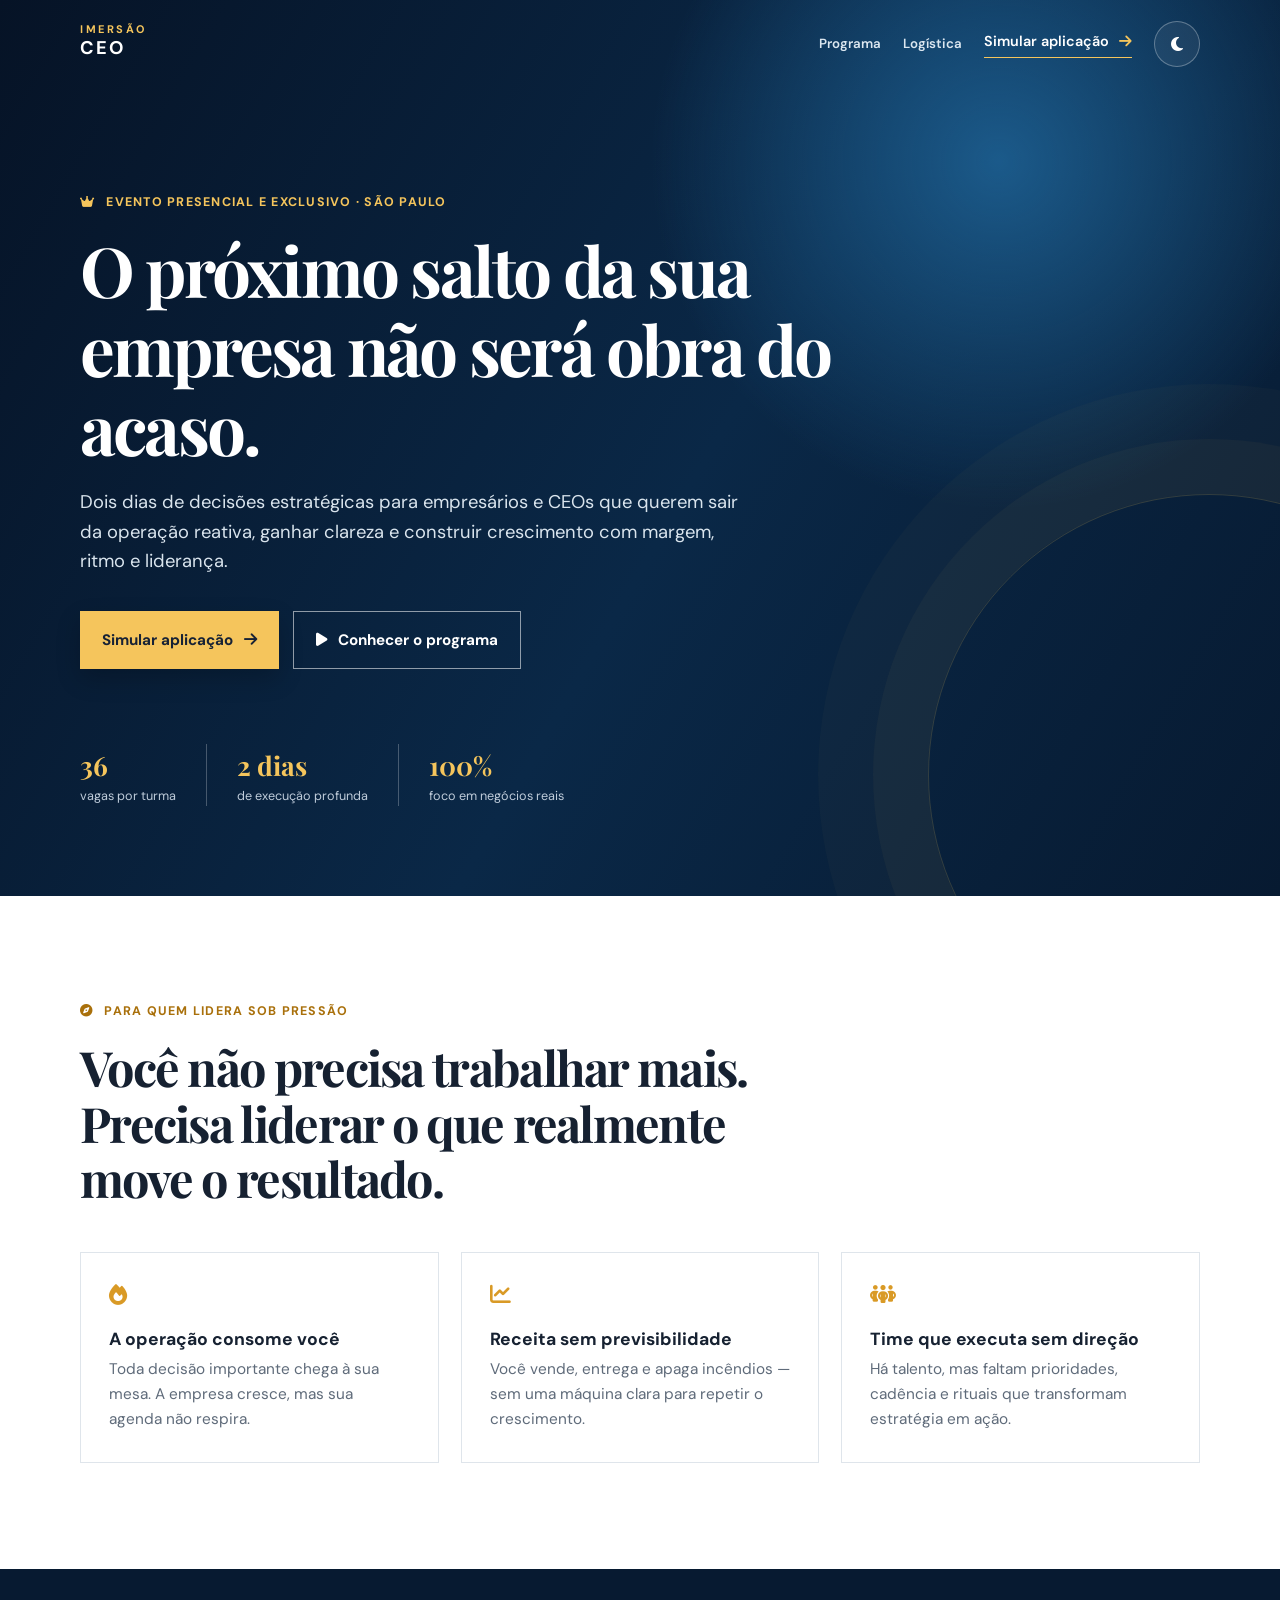
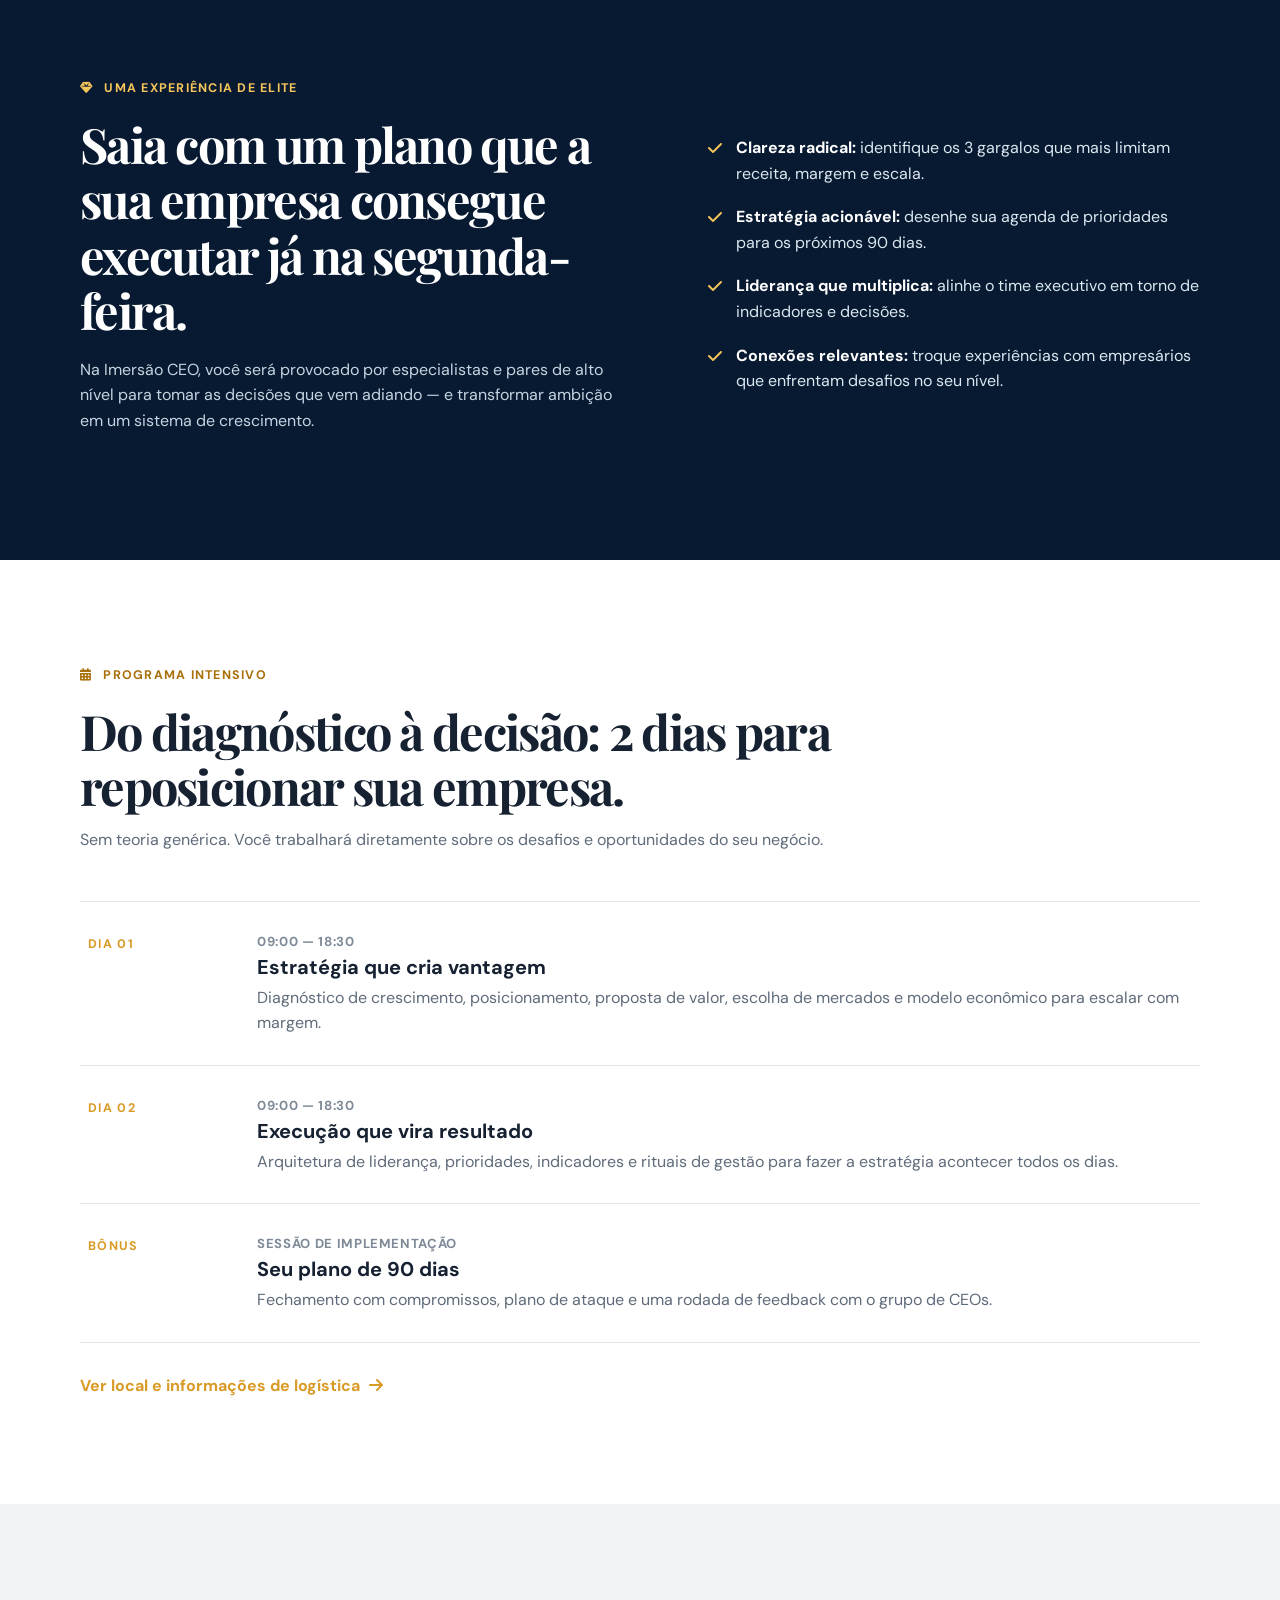
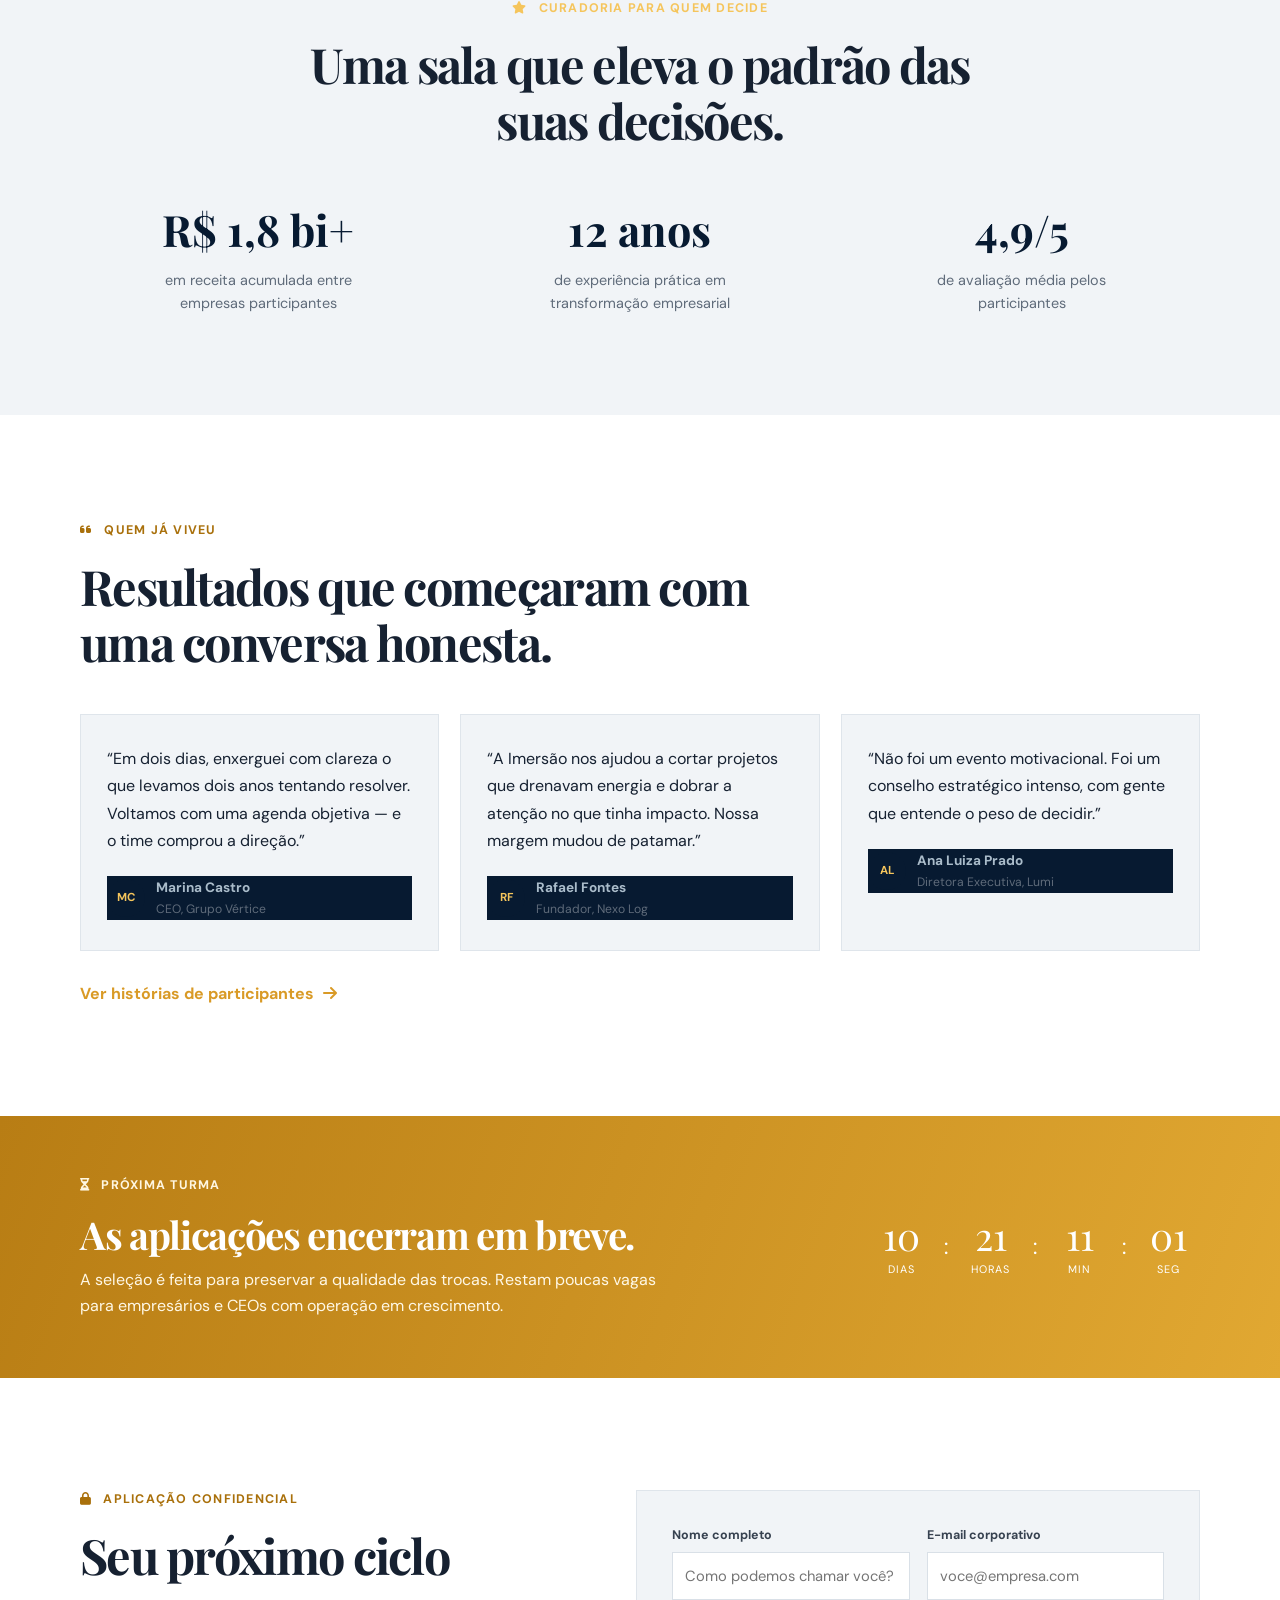
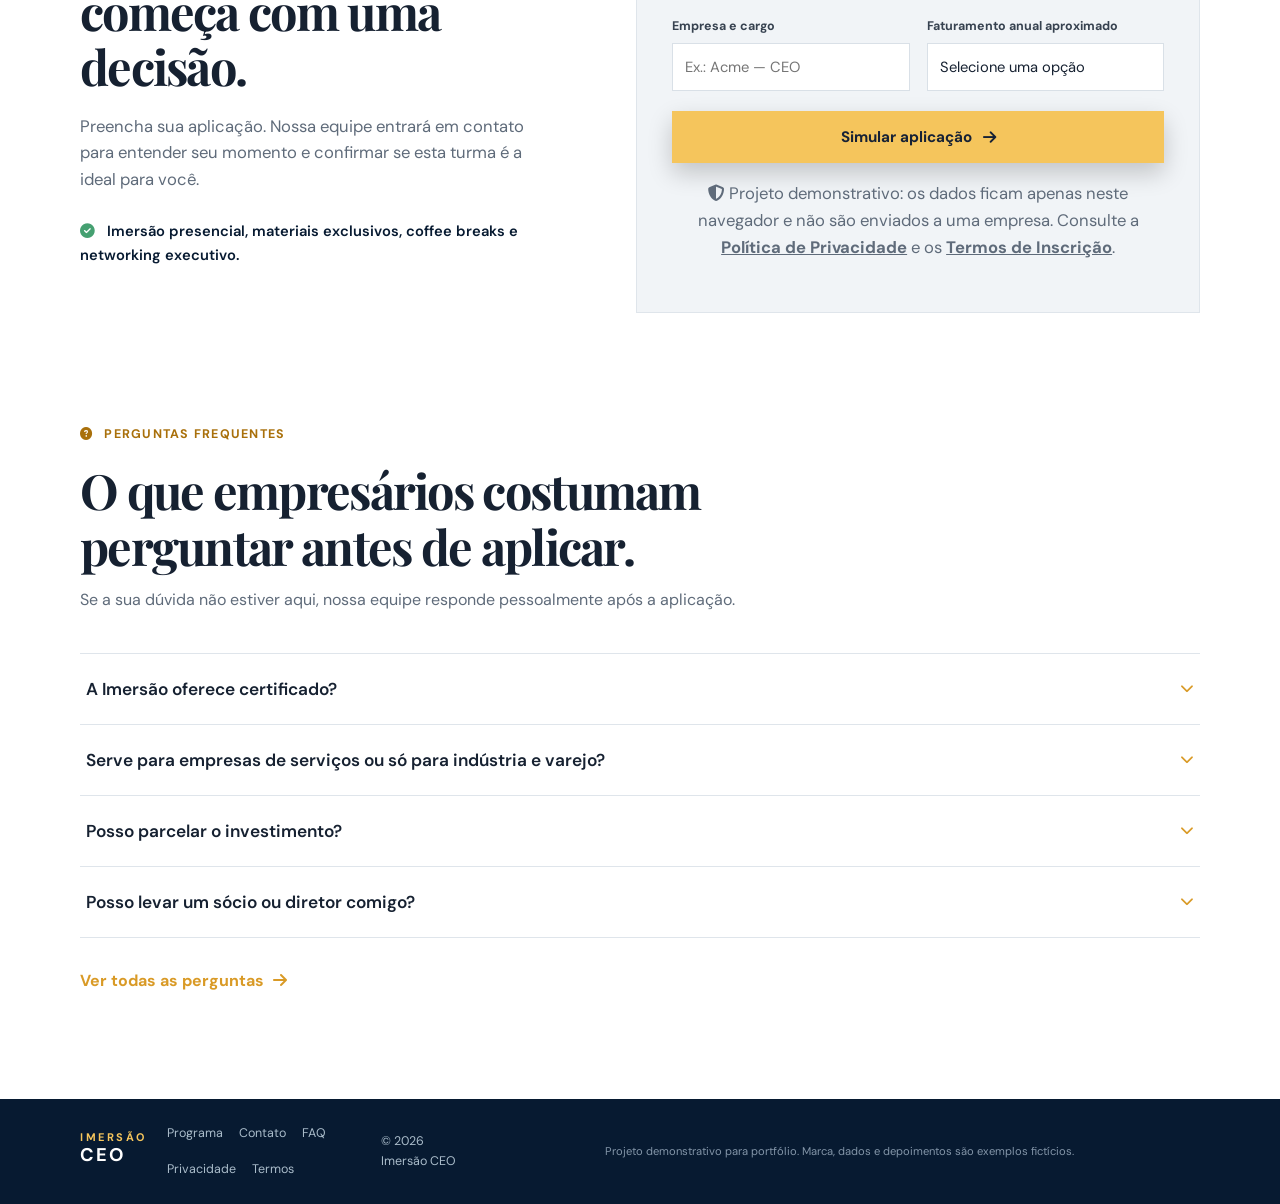
<file: index.html>
<!DOCTYPE html>
<html lang="pt-BR">
<head>
  <meta charset="UTF-8">
  <meta name="viewport" content="width=device-width, initial-scale=1.0">
  <meta name="description" content="Imersão exclusiva para empresários e CEOs que querem destravar crescimento rentável e liderar com clareza.">
  <title>Imersão CEO | Estratégia, Crescimento e Execução</title>
  <link rel="preconnect" href="https://fonts.googleapis.com">
  <link rel="preconnect" href="https://fonts.gstatic.com" crossorigin>
  <link href="https://fonts.googleapis.com/css2?family=DM+Sans:wght@400;500;600;700&family=Playfair+Display:wght@600;700&display=swap" rel="stylesheet">
  <link rel="stylesheet" href="https://cdnjs.cloudflare.com/ajax/libs/font-awesome/6.5.2/css/all.min.css">
  <link rel="stylesheet" href="https://unpkg.com/aos@2.3.4/dist/aos.css">
  <link rel="stylesheet" href="css/style.css">
  <script>
    // Aplica o tema salvo antes da primeira pintura para evitar "flash" de tema.
    (function () {
      try {
        var saved = localStorage.getItem('imersao-theme');
        if (saved === 'dark' || saved === 'light') document.documentElement.setAttribute('data-theme', saved);
      } catch (e) {}
    })();
  </script>
</head>
<body>
  <header class="hero" id="inicio">
    <nav class="navbar container" aria-label="Navegação principal">
      <a class="brand" href="#inicio"><span>IMERSÃO</span> CEO</a>
      <div class="nav-right">
        <a class="nav-info-link" href="programa.html">Programa</a>
        <a class="nav-info-link" href="local-e-logistica.html">Logística</a>
        <a class="nav-cta" href="#inscricao">Simular aplicação <i class="fa-solid fa-arrow-right"></i></a>
        <button class="theme-toggle" id="themeToggle" type="button" aria-label="Alternar tema claro e escuro" aria-pressed="false" title="Alternar tema">
          <i class="fa-solid fa-moon icon-moon"></i><i class="fa-solid fa-sun icon-sun"></i>
        </button>
      </div>
    </nav>

    <div class="hero-content container">
      <p class="eyebrow"><i class="fa-solid fa-crown"></i> Evento presencial e exclusivo · São Paulo</p>
      <h1>O próximo salto da sua empresa não será obra do acaso.</h1>
      <p class="hero-lead">Dois dias de decisões estratégicas para empresários e CEOs que querem sair da operação reativa, ganhar clareza e construir crescimento com margem, ritmo e liderança.</p>
      <div class="hero-actions">
        <a class="button button-primary" href="#inscricao">Simular aplicação <i class="fa-solid fa-arrow-right"></i></a>
        <a class="button button-ghost" href="programa.html"><i class="fa-solid fa-play"></i> Conhecer o programa</a>
      </div>
      <div class="hero-proof" aria-label="Destaques do evento">
        <div><strong>36</strong><span>vagas por turma</span></div>
        <div><strong>2 dias</strong><span>de execução profunda</span></div>
        <div><strong>100%</strong><span>foco em negócios reais</span></div>
      </div>
    </div>
  </header>

  <main>
    <section class="tension section container">
      <div class="section-intro">
        <p class="eyebrow dark"><i class="fa-solid fa-compass"></i> Para quem lidera sob pressão</p>
        <h2>Você não precisa trabalhar mais. Precisa liderar o que realmente move o resultado.</h2>
      </div>
      <div class="pain-grid">
        <article class="pain-card" data-aos="fade-up"><i class="fa-solid fa-fire"></i><h3>A operação consome você</h3><p>Toda decisão importante chega à sua mesa. A empresa cresce, mas sua agenda não respira.</p></article>
        <article class="pain-card" data-aos="fade-up" data-aos-delay="120"><i class="fa-solid fa-chart-line"></i><h3>Receita sem previsibilidade</h3><p>Você vende, entrega e apaga incêndios — sem uma máquina clara para repetir o crescimento.</p></article>
        <article class="pain-card" data-aos="fade-up" data-aos-delay="240"><i class="fa-solid fa-people-group"></i><h3>Time que executa sem direção</h3><p>Há talento, mas faltam prioridades, cadência e rituais que transformam estratégia em ação.</p></article>
      </div>
    </section>

    <section class="outcome">
      <div class="container outcome-layout">
        <div data-aos="fade-right">
          <p class="eyebrow"><i class="fa-solid fa-gem"></i> Uma experiência de elite</p>
          <h2>Saia com um plano que a sua empresa consegue executar já na segunda-feira.</h2>
          <p>Na Imersão CEO, você será provocado por especialistas e pares de alto nível para tomar as decisões que vem adiando — e transformar ambição em um sistema de crescimento.</p>
        </div>
        <ul class="benefit-list" data-aos="fade-left" data-aos-delay="150">
          <li><i class="fa-solid fa-check"></i><span><strong>Clareza radical:</strong> identifique os 3 gargalos que mais limitam receita, margem e escala.</span></li>
          <li><i class="fa-solid fa-check"></i><span><strong>Estratégia acionável:</strong> desenhe sua agenda de prioridades para os próximos 90 dias.</span></li>
          <li><i class="fa-solid fa-check"></i><span><strong>Liderança que multiplica:</strong> alinhe o time executivo em torno de indicadores e decisões.</span></li>
          <li><i class="fa-solid fa-check"></i><span><strong>Conexões relevantes:</strong> troque experiências com empresários que enfrentam desafios no seu nível.</span></li>
        </ul>
      </div>
    </section>

    <section class="section container" id="programa">
      <div class="section-heading">
        <p class="eyebrow dark"><i class="fa-solid fa-calendar-days"></i> Programa intensivo</p>
        <h2>Do diagnóstico à decisão: 2 dias para reposicionar sua empresa.</h2>
        <p>Sem teoria genérica. Você trabalhará diretamente sobre os desafios e oportunidades do seu negócio.</p>
      </div>
      <div class="timeline">
        <article class="timeline-item" data-aos="fade-up"><div class="day">Dia 01</div><div><p class="time">09:00 — 18:30</p><h3>Estratégia que cria vantagem</h3><p>Diagnóstico de crescimento, posicionamento, proposta de valor, escolha de mercados e modelo econômico para escalar com margem.</p></div></article>
        <article class="timeline-item" data-aos="fade-up" data-aos-delay="100"><div class="day">Dia 02</div><div><p class="time">09:00 — 18:30</p><h3>Execução que vira resultado</h3><p>Arquitetura de liderança, prioridades, indicadores e rituais de gestão para fazer a estratégia acontecer todos os dias.</p></div></article>
        <article class="timeline-item" data-aos="fade-up" data-aos-delay="200"><div class="day">Bônus</div><div><p class="time">Sessão de implementação</p><h3>Seu plano de 90 dias</h3><p>Fechamento com compromissos, plano de ataque e uma rodada de feedback com o grupo de CEOs.</p></div></article>
      </div>
      <p class="section-link"><a href="local-e-logistica.html">Ver local e informações de logística <i class="fa-solid fa-arrow-right"></i></a></p>
    </section>

    <section class="authority">
      <div class="container">
        <p class="eyebrow"><i class="fa-solid fa-star"></i> Curadoria para quem decide</p>
        <h2>Uma sala que eleva o padrão das suas decisões.</h2>
        <div class="authority-grid">
          <div data-aos="zoom-in"><strong>R$ 1,8 bi+</strong><span>em receita acumulada entre empresas participantes</span></div>
          <div data-aos="zoom-in" data-aos-delay="120"><strong>12 anos</strong><span>de experiência prática em transformação empresarial</span></div>
          <div data-aos="zoom-in" data-aos-delay="240"><strong>4,9/5</strong><span>de avaliação média pelos participantes</span></div>
        </div>
      </div>
    </section>

    <section class="section container testimonials">
      <div class="section-heading"><p class="eyebrow dark"><i class="fa-solid fa-quote-left"></i> Quem já viveu</p><h2>Resultados que começaram com uma conversa honesta.</h2></div>
      <div class="testimonial-grid">
        <blockquote data-aos="fade-up">“Em dois dias, enxerguei com clareza o que levamos dois anos tentando resolver. Voltamos com uma agenda objetiva — e o time comprou a direção.”<footer><span class="avatar">MC</span><div><strong>Marina Castro</strong><small>CEO, Grupo Vértice</small></div></footer></blockquote>
        <blockquote data-aos="fade-up" data-aos-delay="120">“A Imersão nos ajudou a cortar projetos que drenavam energia e dobrar a atenção no que tinha impacto. Nossa margem mudou de patamar.”<footer><span class="avatar">RF</span><div><strong>Rafael Fontes</strong><small>Fundador, Nexo Log</small></div></footer></blockquote>
        <blockquote data-aos="fade-up" data-aos-delay="240">“Não foi um evento motivacional. Foi um conselho estratégico intenso, com gente que entende o peso de decidir.”<footer><span class="avatar">AL</span><div><strong>Ana Luiza Prado</strong><small>Diretora Executiva, Lumi</small></div></footer></blockquote>
      </div>
      <p class="section-link"><a href="cases.html">Ver histórias de participantes <i class="fa-solid fa-arrow-right"></i></a></p>
    </section>

    <section class="urgency">
      <div class="container urgency-layout">
        <div><p class="eyebrow"><i class="fa-solid fa-hourglass-half"></i> Próxima turma</p><h2>As aplicações encerram em breve.</h2><p>A seleção é feita para preservar a qualidade das trocas. Restam poucas vagas para empresários e CEOs com operação em crescimento.</p></div>
        <div class="countdown" aria-label="Contador regressivo"><div><span id="days">00</span><small>dias</small></div><b>:</b><div><span id="hours">00</span><small>horas</small></div><b>:</b><div><span id="minutes">00</span><small>min</small></div><b>:</b><div><span id="seconds">00</span><small>seg</small></div></div>
      </div>
    </section>

    <section class="application" id="inscricao">
      <div class="container application-grid">
        <div data-aos="fade-right">
          <p class="eyebrow dark"><i class="fa-solid fa-lock"></i> Aplicação confidencial</p>
          <h2>Seu próximo ciclo começa com uma decisão.</h2>
          <p>Preencha sua aplicação. Nossa equipe entrará em contato para entender seu momento e confirmar se esta turma é a ideal para você.</p>
          <div class="included"><i class="fa-solid fa-circle-check"></i> Imersão presencial, materiais exclusivos, coffee breaks e networking executivo.</div>
        </div>
        <form id="applicationForm" novalidate data-aos="fade-left" data-aos-delay="120">
          <label for="name">Nome completo<input id="name" name="name" type="text" placeholder="Como podemos chamar você?" required></label>
          <label for="email">E-mail corporativo<input id="email" name="email" type="email" placeholder="voce@empresa.com" required></label>
          <label for="company">Empresa e cargo<input id="company" name="company" type="text" placeholder="Ex.: Acme — CEO" required></label>
          <label for="revenue">Faturamento anual aproximado<select id="revenue" name="revenue" required><option value="">Selecione uma opção</option><option>Até R$ 5 milhões</option><option>De R$ 5 a R$ 20 milhões</option><option>De R$ 20 a R$ 100 milhões</option><option>Acima de R$ 100 milhões</option></select></label>
          <button class="button button-primary form-button" type="submit">Simular aplicação <i class="fa-solid fa-arrow-right"></i></button>
          <p class="form-note"><i class="fa-solid fa-shield-halved"></i> Projeto demonstrativo: os dados ficam apenas neste navegador e não são enviados a uma empresa. Consulte a <a href="politica-de-privacidade.html">Política de Privacidade</a> e os <a href="termos-de-inscricao.html">Termos de Inscrição</a>.</p>
          <p class="form-message" id="formMessage" role="status" aria-live="polite"></p>
        </form>
      </div>
    </section>

    <section class="section container faq" id="faq">
      <div class="section-heading" data-aos="fade-up">
        <p class="eyebrow dark"><i class="fa-solid fa-circle-question"></i> Perguntas frequentes</p>
        <h2>O que empresários costumam perguntar antes de aplicar.</h2>
        <p>Se a sua dúvida não estiver aqui, nossa equipe responde pessoalmente após a aplicação.</p>
      </div>
      <div class="accordion" data-aos="fade-up" data-aos-delay="100">
        <article class="accordion-item">
          <h3><button class="accordion-trigger" type="button" aria-expanded="false" aria-controls="faq-1" id="faq-1-trigger">A Imersão oferece certificado?<i class="fa-solid fa-chevron-down"></i></button></h3>
          <div class="accordion-panel" id="faq-1" role="region" aria-labelledby="faq-1-trigger"><div class="accordion-content"><p>Sim. Ao concluir os dois dias, você recebe um certificado digital de participação. Mais importante do que o documento, porém, é o plano de 90 dias que você leva pronto para executar com o seu time.</p></div></div>
        </article>
        <article class="accordion-item">
          <h3><button class="accordion-trigger" type="button" aria-expanded="false" aria-controls="faq-2" id="faq-2-trigger">Serve para empresas de serviços ou só para indústria e varejo?<i class="fa-solid fa-chevron-down"></i></button></h3>
          <div class="accordion-panel" id="faq-2" role="region" aria-labelledby="faq-2-trigger"><div class="accordion-content"><p>Serve para qualquer modelo de negócio. A metodologia trabalha estratégia, liderança e execução, não um setor específico. Turmas anteriores reuniram empresas de serviços, tecnologia, saúde, logística, indústria e varejo, e a diversidade enriquece as trocas.</p></div></div>
        </article>
        <article class="accordion-item">
          <h3><button class="accordion-trigger" type="button" aria-expanded="false" aria-controls="faq-3" id="faq-3-trigger">Posso parcelar o investimento?<i class="fa-solid fa-chevron-down"></i></button></h3>
          <div class="accordion-panel" id="faq-3" role="region" aria-labelledby="faq-3-trigger"><div class="accordion-content"><p>Sim. Aceitamos parcelamento em até 12 vezes no cartão de crédito, além de boleto e PIX para pagamento à vista com condição especial. Emitimos nota fiscal para a sua empresa, o que permite lançar o investimento como despesa de desenvolvimento.</p></div></div>
        </article>
        <article class="accordion-item">
          <h3><button class="accordion-trigger" type="button" aria-expanded="false" aria-controls="faq-4" id="faq-4-trigger">Posso levar um sócio ou diretor comigo?<i class="fa-solid fa-chevron-down"></i></button></h3>
          <div class="accordion-panel" id="faq-4" role="region" aria-labelledby="faq-4-trigger"><div class="accordion-content"><p>Pode, e recomendamos. Quando o sócio ou o principal executivo participa junto, as decisões tomadas na Imersão ganham velocidade de implementação. Há condição diferenciada para a segunda inscrição da mesma empresa; informe isso na sua aplicação.</p></div></div>
        </article>
      </div>
      <p class="section-link"><a href="faq.html">Ver todas as perguntas <i class="fa-solid fa-arrow-right"></i></a></p>
    </section>
  </main>

  <div class="modal" id="successModal" role="dialog" aria-modal="true" aria-labelledby="modalTitle" aria-hidden="true">
    <div class="modal-backdrop" data-close-modal></div>
    <div class="modal-card">
      <button class="modal-close" type="button" aria-label="Fechar" data-close-modal><i class="fa-solid fa-xmark"></i></button>
      <div class="modal-icon"><i class="fa-solid fa-check"></i></div>
      <h3 id="modalTitle">Inscrição realizada com sucesso!</h3>
      <p id="modalText">Nossa equipe entrará em contato em breve.</p>
      <p class="modal-meta" id="modalMeta"></p>
      <button class="button button-primary" type="button" data-close-modal>Entendido</button>
    </div>
  </div>

  <footer><div class="container footer-content"><a class="brand" href="#inicio"><span>IMERSÃO</span> CEO</a><div class="footer-links"><a href="programa.html">Programa</a><a href="contato.html">Contato</a><a href="faq.html">FAQ</a><a href="politica-de-privacidade.html">Privacidade</a><a href="termos-de-inscricao.html">Termos</a></div><span>© 2026 Imersão CEO</span><p class="portfolio-notice">Projeto demonstrativo para portfólio. Marca, dados e depoimentos são exemplos fictícios.</p></div></footer>
  <script src="https://unpkg.com/aos@2.3.4/dist/aos.js"></script>
  <script src="js/script.js"></script>
</body>
</html>
</file>
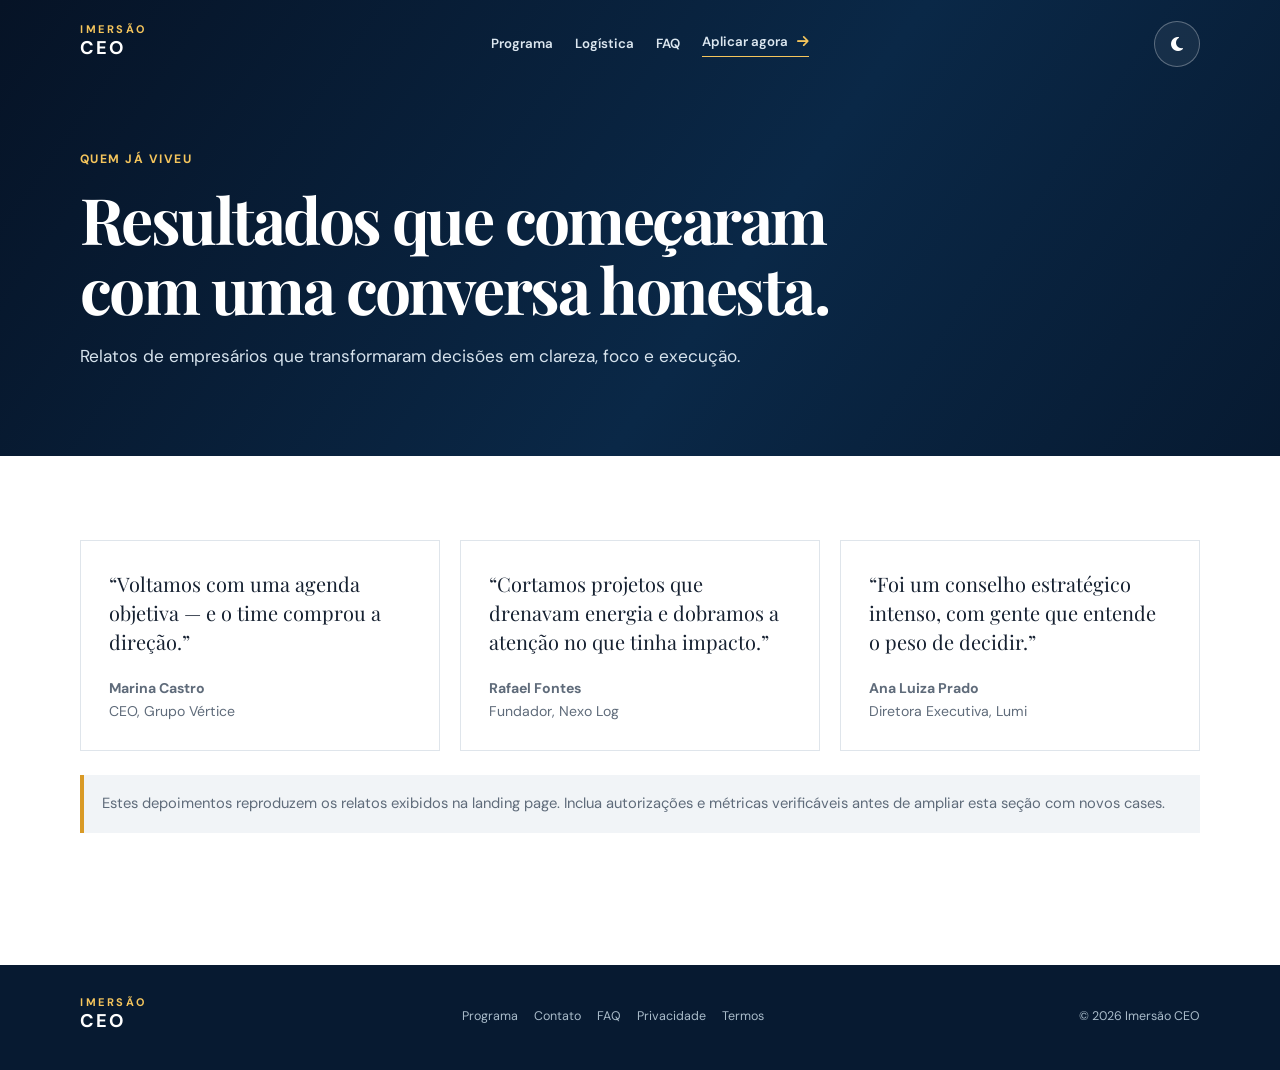
<file: cases.html>
<!doctype html>
<html lang="pt-BR"><head><meta charset="utf-8"><meta name="viewport" content="width=device-width,initial-scale=1"><title>Histórias de participantes | Imersão CEO</title><link rel="preconnect" href="https://fonts.googleapis.com"><link rel="preconnect" href="https://fonts.gstatic.com" crossorigin><link href="https://fonts.googleapis.com/css2?family=DM+Sans:wght@400;500;600;700&family=Playfair+Display:wght@600;700&display=swap" rel="stylesheet"><link rel="stylesheet" href="https://cdnjs.cloudflare.com/ajax/libs/font-awesome/6.5.2/css/all.min.css"><link rel="stylesheet" href="css/style.css"><link rel="stylesheet" href="css/pages.css"></head>
<body><header class="page-hero"><nav class="navbar container"><a class="brand" href="index.html"><span>IMERSÃO</span> CEO</a><div class="nav-pages"><a href="programa.html">Programa</a><a href="local-e-logistica.html">Logística</a><a href="faq.html">FAQ</a><a class="nav-cta" href="index.html#inscricao">Aplicar agora <i class="fa-solid fa-arrow-right"></i></a></div><button class="theme-toggle" id="themeToggle" type="button" aria-label="Alternar tema" aria-pressed="false"><i class="fa-solid fa-moon icon-moon"></i><i class="fa-solid fa-sun icon-sun"></i></button></nav><div class="container"><p class="page-kicker">Quem já viveu</p><h1>Resultados que começaram com uma conversa honesta.</h1><p>Relatos de empresários que transformaram decisões em clareza, foco e execução.</p></div></header><main class="page-main container"><div class="case-grid"><article class="case"><blockquote>“Voltamos com uma agenda objetiva — e o time comprou a direção.”</blockquote><p><strong>Marina Castro</strong><br>CEO, Grupo Vértice</p></article><article class="case"><blockquote>“Cortamos projetos que drenavam energia e dobramos a atenção no que tinha impacto.”</blockquote><p><strong>Rafael Fontes</strong><br>Fundador, Nexo Log</p></article><article class="case"><blockquote>“Foi um conselho estratégico intenso, com gente que entende o peso de decidir.”</blockquote><p><strong>Ana Luiza Prado</strong><br>Diretora Executiva, Lumi</p></article></div><div class="notice">Estes depoimentos reproduzem os relatos exibidos na landing page. Inclua autorizações e métricas verificáveis antes de ampliar esta seção com novos cases.</div></main><footer><div class="container footer-content"><a class="brand" href="index.html"><span>IMERSÃO</span> CEO</a><div class="footer-links"><a href="programa.html">Programa</a><a href="contato.html">Contato</a><a href="faq.html">FAQ</a><a href="politica-de-privacidade.html">Privacidade</a><a href="termos-de-inscricao.html">Termos</a></div><span>© 2026 Imersão CEO</span></div></footer><script src="js/page.js"></script></body></html>
</file>
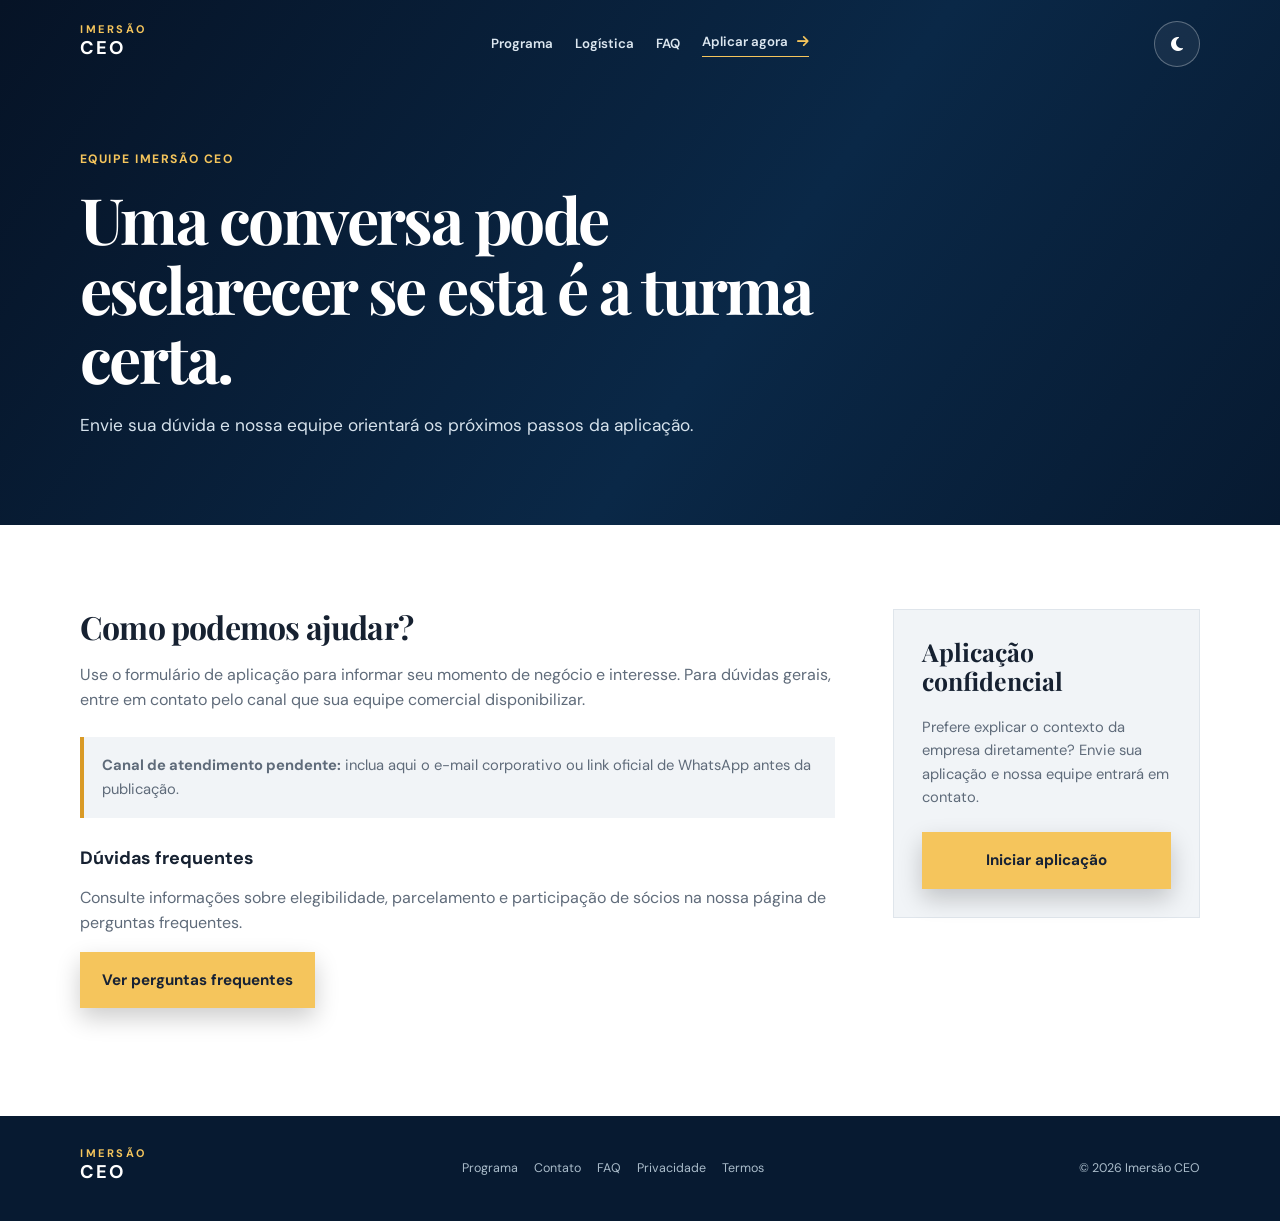
<file: contato.html>
<!doctype html>
<html lang="pt-BR"><head><meta charset="utf-8"><meta name="viewport" content="width=device-width,initial-scale=1"><title>Contato | Imersão CEO</title><link rel="preconnect" href="https://fonts.googleapis.com"><link rel="preconnect" href="https://fonts.gstatic.com" crossorigin><link href="https://fonts.googleapis.com/css2?family=DM+Sans:wght@400;500;600;700&family=Playfair+Display:wght@600;700&display=swap" rel="stylesheet"><link rel="stylesheet" href="https://cdnjs.cloudflare.com/ajax/libs/font-awesome/6.5.2/css/all.min.css"><link rel="stylesheet" href="css/style.css"><link rel="stylesheet" href="css/pages.css"></head>
<body><header class="page-hero"><nav class="navbar container"><a class="brand" href="index.html"><span>IMERSÃO</span> CEO</a><div class="nav-pages"><a href="programa.html">Programa</a><a href="local-e-logistica.html">Logística</a><a href="faq.html">FAQ</a><a class="nav-cta" href="index.html#inscricao">Aplicar agora <i class="fa-solid fa-arrow-right"></i></a></div><button class="theme-toggle" id="themeToggle" type="button" aria-label="Alternar tema" aria-pressed="false"><i class="fa-solid fa-moon icon-moon"></i><i class="fa-solid fa-sun icon-sun"></i></button></nav><div class="container"><p class="page-kicker">Equipe Imersão CEO</p><h1>Uma conversa pode esclarecer se esta é a turma certa.</h1><p>Envie sua dúvida e nossa equipe orientará os próximos passos da aplicação.</p></div></header><main class="page-main container"><div class="content-grid"><article class="prose"><h2>Como podemos ajudar?</h2><p>Use o formulário de aplicação para informar seu momento de negócio e interesse. Para dúvidas gerais, entre em contato pelo canal que sua equipe comercial disponibilizar.</p><div class="notice"><strong>Canal de atendimento pendente:</strong> inclua aqui o e-mail corporativo ou link oficial de WhatsApp antes da publicação.</div><h3>Dúvidas frequentes</h3><p>Consulte informações sobre elegibilidade, parcelamento e participação de sócios na nossa página de perguntas frequentes.</p><a class="button button-primary" href="faq.html">Ver perguntas frequentes</a></article><aside class="side-card"><h2>Aplicação confidencial</h2><p>Prefere explicar o contexto da empresa diretamente? Envie sua aplicação e nossa equipe entrará em contato.</p><a class="button button-primary" href="index.html#inscricao">Iniciar aplicação</a></aside></div></main><footer><div class="container footer-content"><a class="brand" href="index.html"><span>IMERSÃO</span> CEO</a><div class="footer-links"><a href="programa.html">Programa</a><a href="contato.html">Contato</a><a href="faq.html">FAQ</a><a href="politica-de-privacidade.html">Privacidade</a><a href="termos-de-inscricao.html">Termos</a></div><span>© 2026 Imersão CEO</span></div></footer><script src="js/page.js"></script></body></html>
</file>
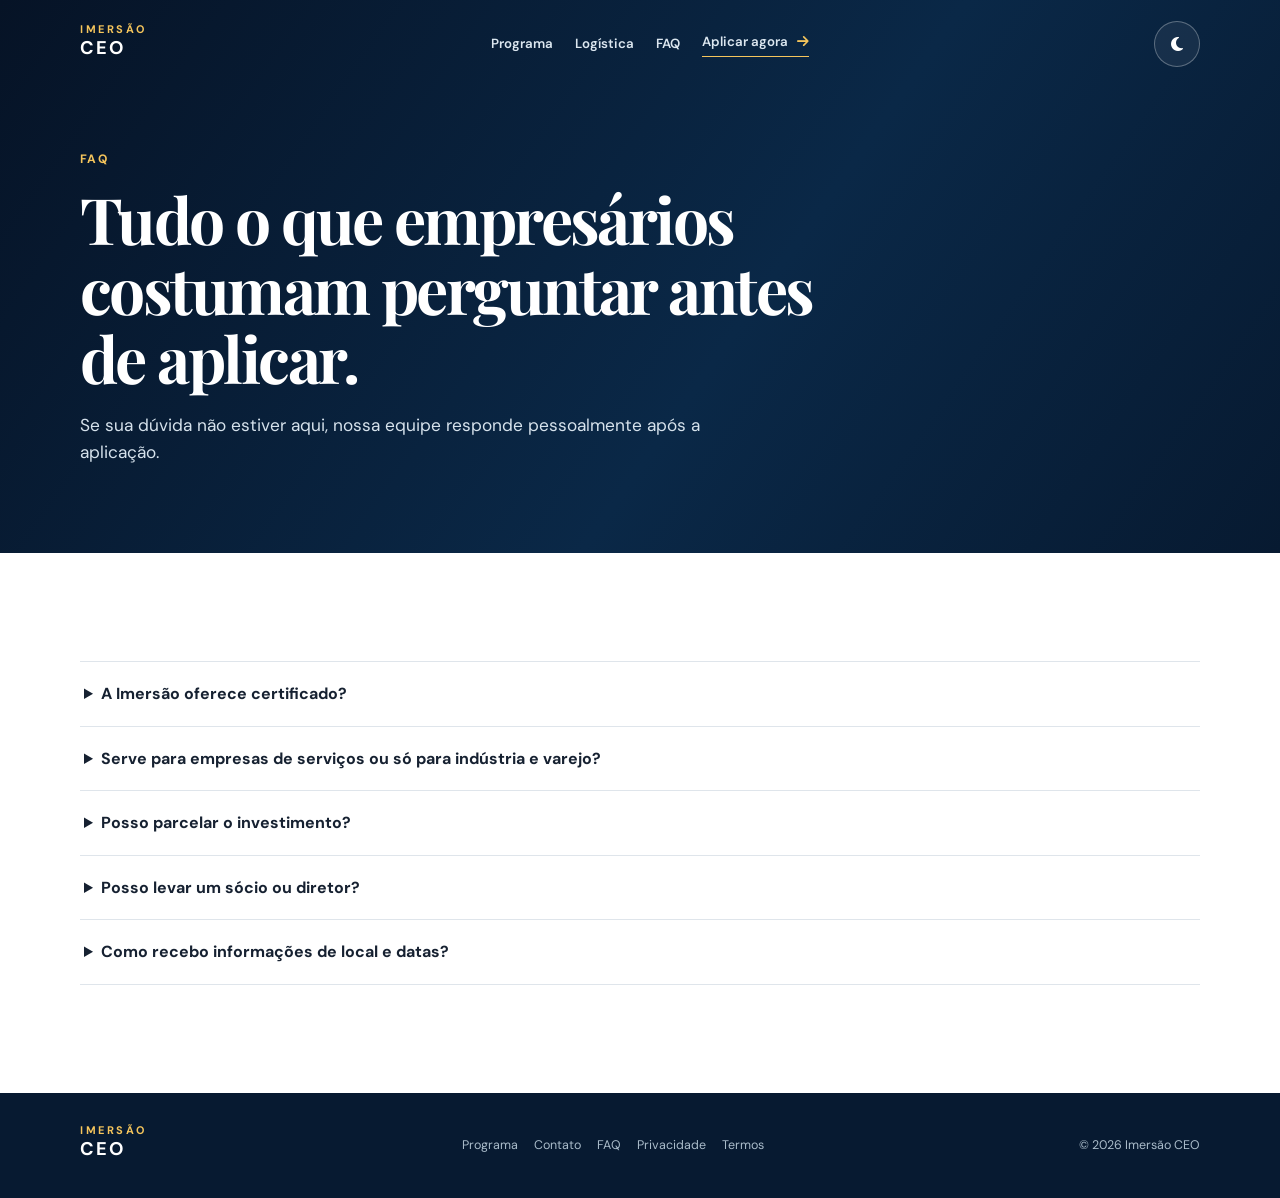
<file: faq.html>
<!doctype html>
<html lang="pt-BR"><head><meta charset="utf-8"><meta name="viewport" content="width=device-width,initial-scale=1"><title>Perguntas frequentes | Imersão CEO</title><link rel="preconnect" href="https://fonts.googleapis.com"><link rel="preconnect" href="https://fonts.gstatic.com" crossorigin><link href="https://fonts.googleapis.com/css2?family=DM+Sans:wght@400;500;600;700&family=Playfair+Display:wght@600;700&display=swap" rel="stylesheet"><link rel="stylesheet" href="https://cdnjs.cloudflare.com/ajax/libs/font-awesome/6.5.2/css/all.min.css"><link rel="stylesheet" href="css/style.css"><link rel="stylesheet" href="css/pages.css"></head>
<body><header class="page-hero"><nav class="navbar container"><a class="brand" href="index.html"><span>IMERSÃO</span> CEO</a><div class="nav-pages"><a href="programa.html">Programa</a><a href="local-e-logistica.html">Logística</a><a href="faq.html">FAQ</a><a class="nav-cta" href="index.html#inscricao">Aplicar agora <i class="fa-solid fa-arrow-right"></i></a></div><button class="theme-toggle" id="themeToggle" type="button" aria-label="Alternar tema" aria-pressed="false"><i class="fa-solid fa-moon icon-moon"></i><i class="fa-solid fa-sun icon-sun"></i></button></nav><div class="container"><p class="page-kicker">FAQ</p><h1>Tudo o que empresários costumam perguntar antes de aplicar.</h1><p>Se sua dúvida não estiver aqui, nossa equipe responde pessoalmente após a aplicação.</p></div></header><main class="page-main container"><div class="faq-page"><details><summary>A Imersão oferece certificado?</summary><p>Sim. Ao concluir os dois dias, você recebe um certificado digital de participação e leva um plano de 90 dias.</p></details><details><summary>Serve para empresas de serviços ou só para indústria e varejo?</summary><p>A metodologia trabalha estratégia, liderança e execução, sendo aplicável a diferentes modelos de negócio.</p></details><details><summary>Posso parcelar o investimento?</summary><p>Há opções de parcelamento no cartão, além de boleto e PIX para pagamento à vista. As condições são confirmadas pela equipe após a aplicação.</p></details><details><summary>Posso levar um sócio ou diretor?</summary><p>Sim. A participação de sócios ou executivos pode acelerar a implementação das decisões tomadas na Imersão.</p></details><details><summary>Como recebo informações de local e datas?</summary><p>Participantes aprovados recebem as informações logísticas e a confirmação da turma pela equipe.</p></details></div></main><footer><div class="container footer-content"><a class="brand" href="index.html"><span>IMERSÃO</span> CEO</a><div class="footer-links"><a href="programa.html">Programa</a><a href="contato.html">Contato</a><a href="faq.html">FAQ</a><a href="politica-de-privacidade.html">Privacidade</a><a href="termos-de-inscricao.html">Termos</a></div><span>© 2026 Imersão CEO</span></div></footer><script src="js/page.js"></script></body></html>
</file>
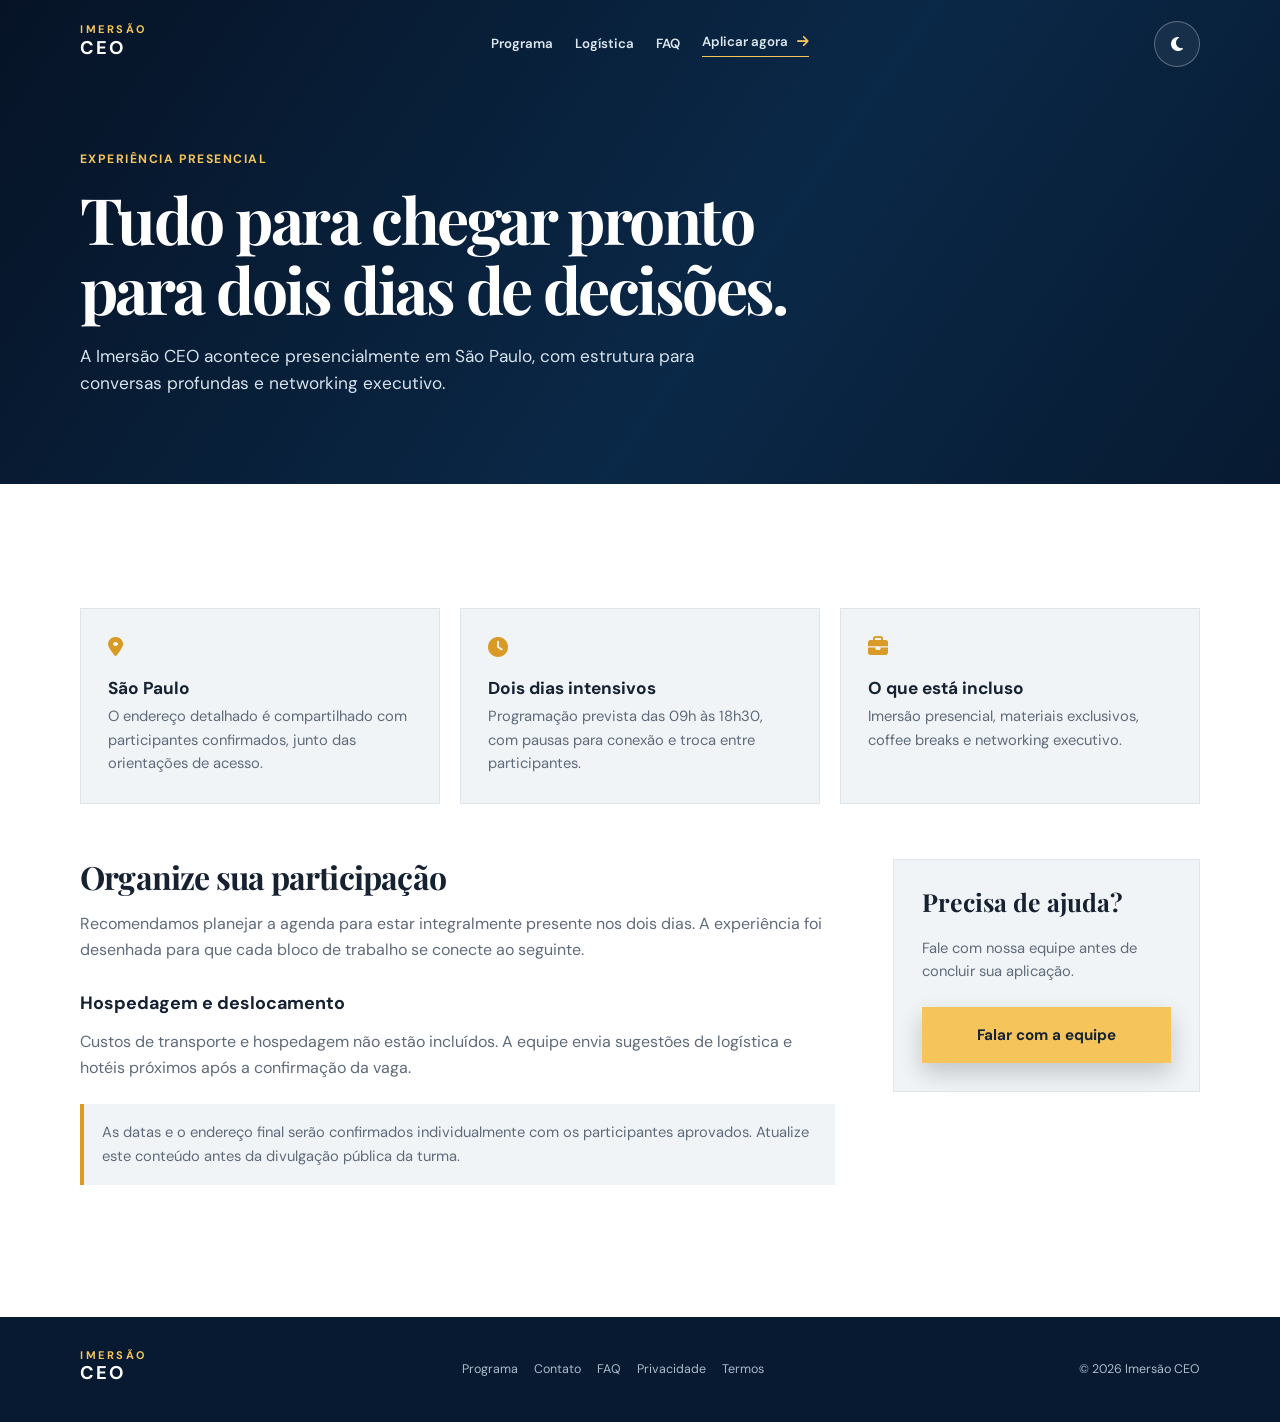
<file: local-e-logistica.html>
<!doctype html>
<html lang="pt-BR"><head><meta charset="utf-8"><meta name="viewport" content="width=device-width,initial-scale=1"><title>Local e logística | Imersão CEO</title><link rel="preconnect" href="https://fonts.googleapis.com"><link rel="preconnect" href="https://fonts.gstatic.com" crossorigin><link href="https://fonts.googleapis.com/css2?family=DM+Sans:wght@400;500;600;700&family=Playfair+Display:wght@600;700&display=swap" rel="stylesheet"><link rel="stylesheet" href="https://cdnjs.cloudflare.com/ajax/libs/font-awesome/6.5.2/css/all.min.css"><link rel="stylesheet" href="css/style.css"><link rel="stylesheet" href="css/pages.css"></head>
<body><header class="page-hero"><nav class="navbar container"><a class="brand" href="index.html"><span>IMERSÃO</span> CEO</a><div class="nav-pages"><a href="programa.html">Programa</a><a href="local-e-logistica.html">Logística</a><a href="faq.html">FAQ</a><a class="nav-cta" href="index.html#inscricao">Aplicar agora <i class="fa-solid fa-arrow-right"></i></a></div><button class="theme-toggle" id="themeToggle" type="button" aria-label="Alternar tema" aria-pressed="false"><i class="fa-solid fa-moon icon-moon"></i><i class="fa-solid fa-sun icon-sun"></i></button></nav><div class="container"><p class="page-kicker">Experiência presencial</p><h1>Tudo para chegar pronto para dois dias de decisões.</h1><p>A Imersão CEO acontece presencialmente em São Paulo, com estrutura para conversas profundas e networking executivo.</p></div></header><main class="page-main container"><div class="card-grid"><article class="info-card"><i class="fa-solid fa-location-dot"></i><h3>São Paulo</h3><p>O endereço detalhado é compartilhado com participantes confirmados, junto das orientações de acesso.</p></article><article class="info-card"><i class="fa-solid fa-clock"></i><h3>Dois dias intensivos</h3><p>Programação prevista das 09h às 18h30, com pausas para conexão e troca entre participantes.</p></article><article class="info-card"><i class="fa-solid fa-briefcase"></i><h3>O que está incluso</h3><p>Imersão presencial, materiais exclusivos, coffee breaks e networking executivo.</p></article></div><div class="content-grid" style="margin-top:55px"><article class="prose"><h2>Organize sua participação</h2><p>Recomendamos planejar a agenda para estar integralmente presente nos dois dias. A experiência foi desenhada para que cada bloco de trabalho se conecte ao seguinte.</p><h3>Hospedagem e deslocamento</h3><p>Custos de transporte e hospedagem não estão incluídos. A equipe envia sugestões de logística e hotéis próximos após a confirmação da vaga.</p><div class="notice">As datas e o endereço final serão confirmados individualmente com os participantes aprovados. Atualize este conteúdo antes da divulgação pública da turma.</div></article><aside class="side-card"><h2>Precisa de ajuda?</h2><p>Fale com nossa equipe antes de concluir sua aplicação.</p><a class="button button-primary" href="contato.html">Falar com a equipe</a></aside></div></main><footer><div class="container footer-content"><a class="brand" href="index.html"><span>IMERSÃO</span> CEO</a><div class="footer-links"><a href="programa.html">Programa</a><a href="contato.html">Contato</a><a href="faq.html">FAQ</a><a href="politica-de-privacidade.html">Privacidade</a><a href="termos-de-inscricao.html">Termos</a></div><span>© 2026 Imersão CEO</span></div></footer><script src="js/page.js"></script></body></html>
</file>
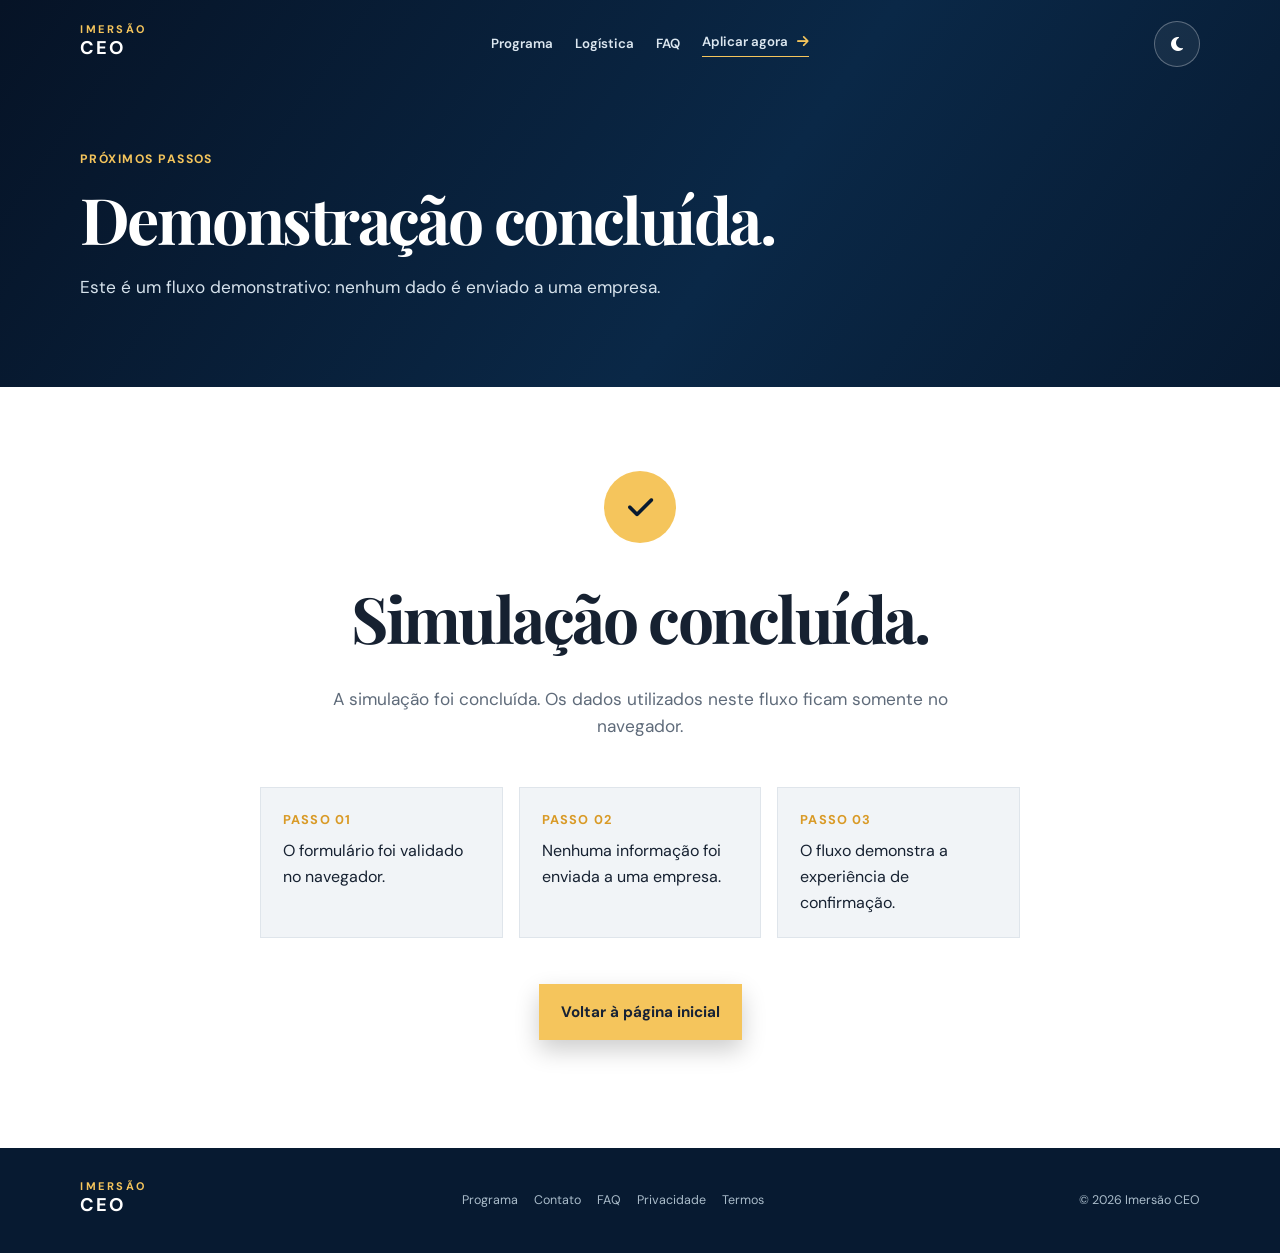
<file: obrigado.html>
<!doctype html>
<html lang="pt-BR"><head><meta charset="utf-8"><meta name="viewport" content="width=device-width,initial-scale=1"><title>Aplicação recebida | Imersão CEO</title><link rel="preconnect" href="https://fonts.googleapis.com"><link rel="preconnect" href="https://fonts.gstatic.com" crossorigin><link href="https://fonts.googleapis.com/css2?family=DM+Sans:wght@400;500;600;700&family=Playfair+Display:wght@600;700&display=swap" rel="stylesheet"><link rel="stylesheet" href="https://cdnjs.cloudflare.com/ajax/libs/font-awesome/6.5.2/css/all.min.css"><link rel="stylesheet" href="css/style.css"><link rel="stylesheet" href="css/pages.css"></head>
<body><header class="page-hero"><nav class="navbar container"><a class="brand" href="index.html"><span>IMERSÃO</span> CEO</a><div class="nav-pages"><a href="programa.html">Programa</a><a href="local-e-logistica.html">Logística</a><a href="faq.html">FAQ</a><a class="nav-cta" href="index.html#inscricao">Aplicar agora <i class="fa-solid fa-arrow-right"></i></a></div><button class="theme-toggle" id="themeToggle" type="button" aria-label="Alternar tema" aria-pressed="false"><i class="fa-solid fa-moon icon-moon"></i><i class="fa-solid fa-sun icon-sun"></i></button></nav><div class="container"><p class="page-kicker">Próximos passos</p><h1>Demonstração concluída.</h1><p>Este é um fluxo demonstrativo: nenhum dado é enviado a uma empresa.</p></div></header><main class="page-main container"><section class="thank-you"><div class="success-badge"><i class="fa-solid fa-check"></i></div><h1>Simulação concluída.</h1><p id="thankYouMessage">A simulação foi concluída. Os dados utilizados neste fluxo ficam somente no navegador.</p><div class="steps"><div><strong>Passo 01</strong>O formulário foi validado no navegador.</div><div><strong>Passo 02</strong>Nenhuma informação foi enviada a uma empresa.</div><div><strong>Passo 03</strong>O fluxo demonstra a experiência de confirmação.</div></div><a class="button button-primary" href="index.html">Voltar à página inicial</a></section><script>const n=new URLSearchParams(location.search).get('nome');if(n)document.getElementById('thankYouMessage').textContent=n+', sua simulação foi concluída. Nenhuma informação foi enviada a uma empresa.';</script></main><footer><div class="container footer-content"><a class="brand" href="index.html"><span>IMERSÃO</span> CEO</a><div class="footer-links"><a href="programa.html">Programa</a><a href="contato.html">Contato</a><a href="faq.html">FAQ</a><a href="politica-de-privacidade.html">Privacidade</a><a href="termos-de-inscricao.html">Termos</a></div><span>© 2026 Imersão CEO</span></div></footer><script src="js/page.js"></script></body></html>
</file>
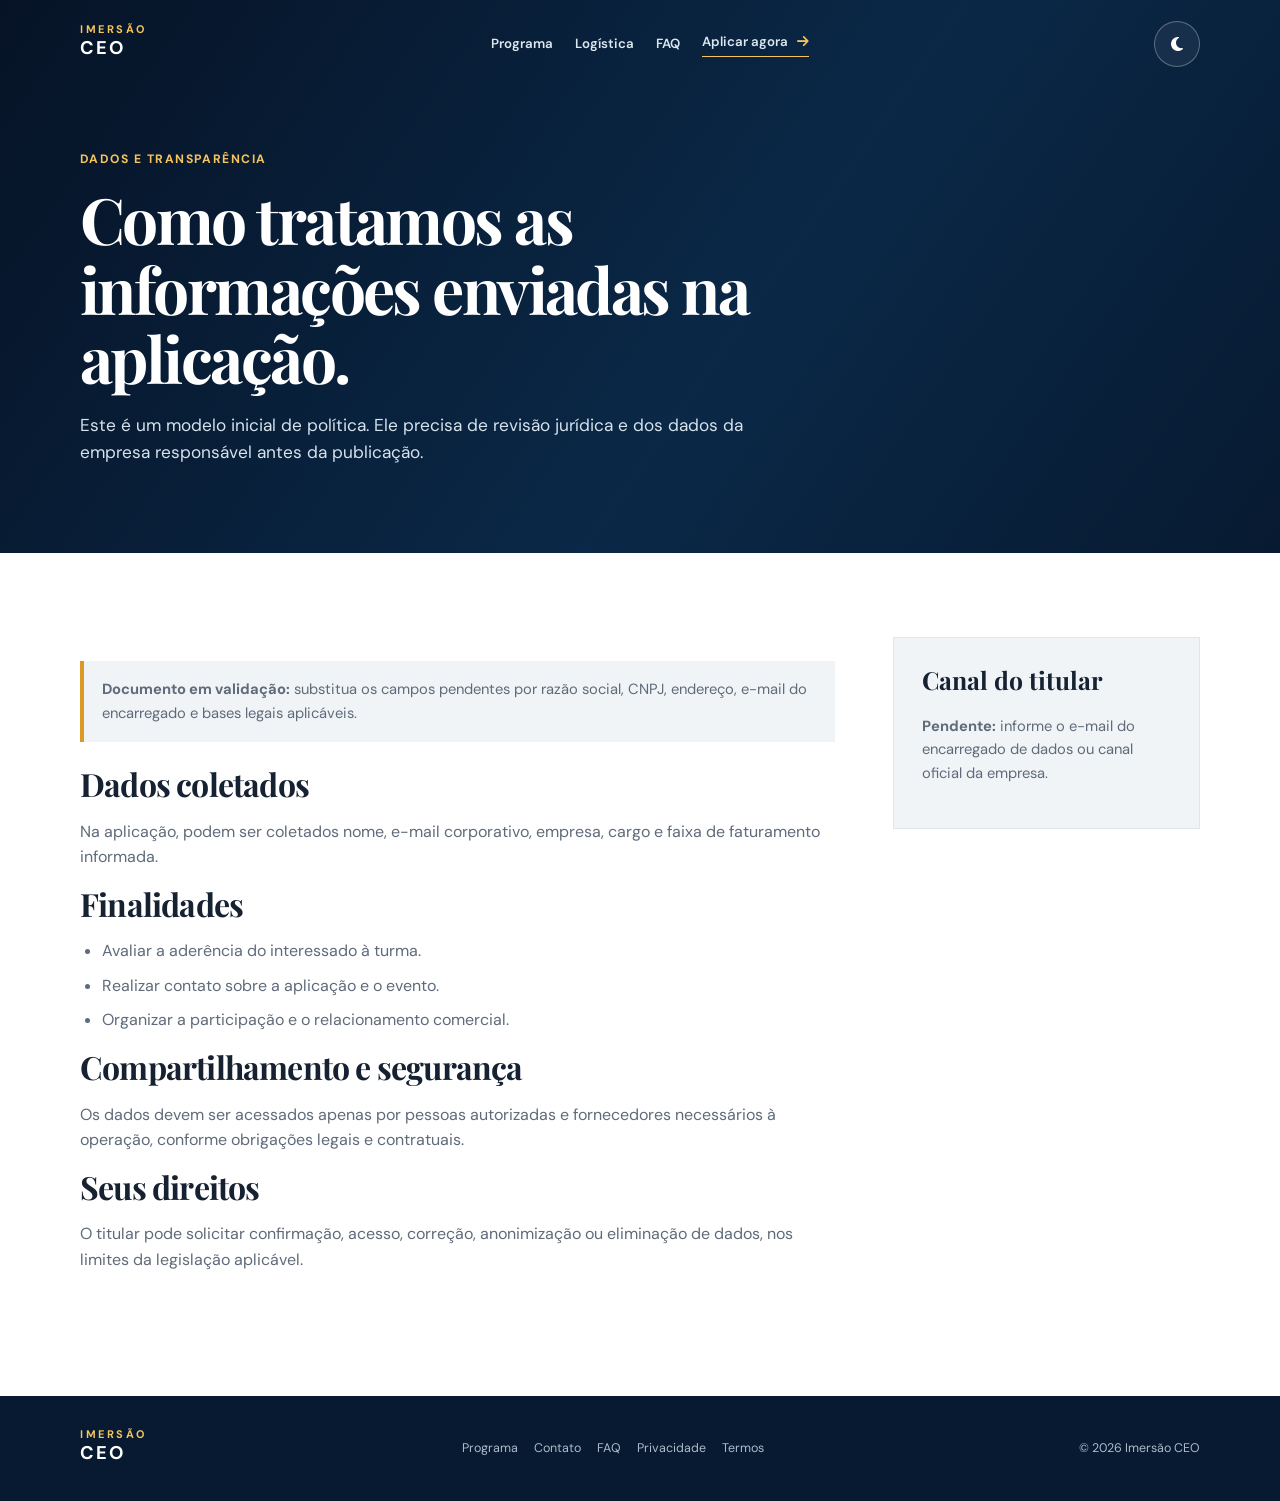
<file: politica-de-privacidade.html>
<!doctype html>
<html lang="pt-BR"><head><meta charset="utf-8"><meta name="viewport" content="width=device-width,initial-scale=1"><title>Política de privacidade | Imersão CEO</title><link rel="preconnect" href="https://fonts.googleapis.com"><link rel="preconnect" href="https://fonts.gstatic.com" crossorigin><link href="https://fonts.googleapis.com/css2?family=DM+Sans:wght@400;500;600;700&family=Playfair+Display:wght@600;700&display=swap" rel="stylesheet"><link rel="stylesheet" href="https://cdnjs.cloudflare.com/ajax/libs/font-awesome/6.5.2/css/all.min.css"><link rel="stylesheet" href="css/style.css"><link rel="stylesheet" href="css/pages.css"></head>
<body><header class="page-hero"><nav class="navbar container"><a class="brand" href="index.html"><span>IMERSÃO</span> CEO</a><div class="nav-pages"><a href="programa.html">Programa</a><a href="local-e-logistica.html">Logística</a><a href="faq.html">FAQ</a><a class="nav-cta" href="index.html#inscricao">Aplicar agora <i class="fa-solid fa-arrow-right"></i></a></div><button class="theme-toggle" id="themeToggle" type="button" aria-label="Alternar tema" aria-pressed="false"><i class="fa-solid fa-moon icon-moon"></i><i class="fa-solid fa-sun icon-sun"></i></button></nav><div class="container"><p class="page-kicker">Dados e transparência</p><h1>Como tratamos as informações enviadas na aplicação.</h1><p>Este é um modelo inicial de política. Ele precisa de revisão jurídica e dos dados da empresa responsável antes da publicação.</p></div></header><main class="page-main container"><div class="content-grid"><article class="prose"><div class="notice"><strong>Documento em validação:</strong> substitua os campos pendentes por razão social, CNPJ, endereço, e-mail do encarregado e bases legais aplicáveis.</div><h2>Dados coletados</h2><p>Na aplicação, podem ser coletados nome, e-mail corporativo, empresa, cargo e faixa de faturamento informada.</p><h2>Finalidades</h2><ul><li>Avaliar a aderência do interessado à turma.</li><li>Realizar contato sobre a aplicação e o evento.</li><li>Organizar a participação e o relacionamento comercial.</li></ul><h2>Compartilhamento e segurança</h2><p>Os dados devem ser acessados apenas por pessoas autorizadas e fornecedores necessários à operação, conforme obrigações legais e contratuais.</p><h2>Seus direitos</h2><p>O titular pode solicitar confirmação, acesso, correção, anonimização ou eliminação de dados, nos limites da legislação aplicável.</p></article><aside class="side-card"><h2>Canal do titular</h2><p><strong>Pendente:</strong> informe o e-mail do encarregado de dados ou canal oficial da empresa.</p></aside></div></main><footer><div class="container footer-content"><a class="brand" href="index.html"><span>IMERSÃO</span> CEO</a><div class="footer-links"><a href="programa.html">Programa</a><a href="contato.html">Contato</a><a href="faq.html">FAQ</a><a href="politica-de-privacidade.html">Privacidade</a><a href="termos-de-inscricao.html">Termos</a></div><span>© 2026 Imersão CEO</span></div></footer><script src="js/page.js"></script></body></html>
</file>
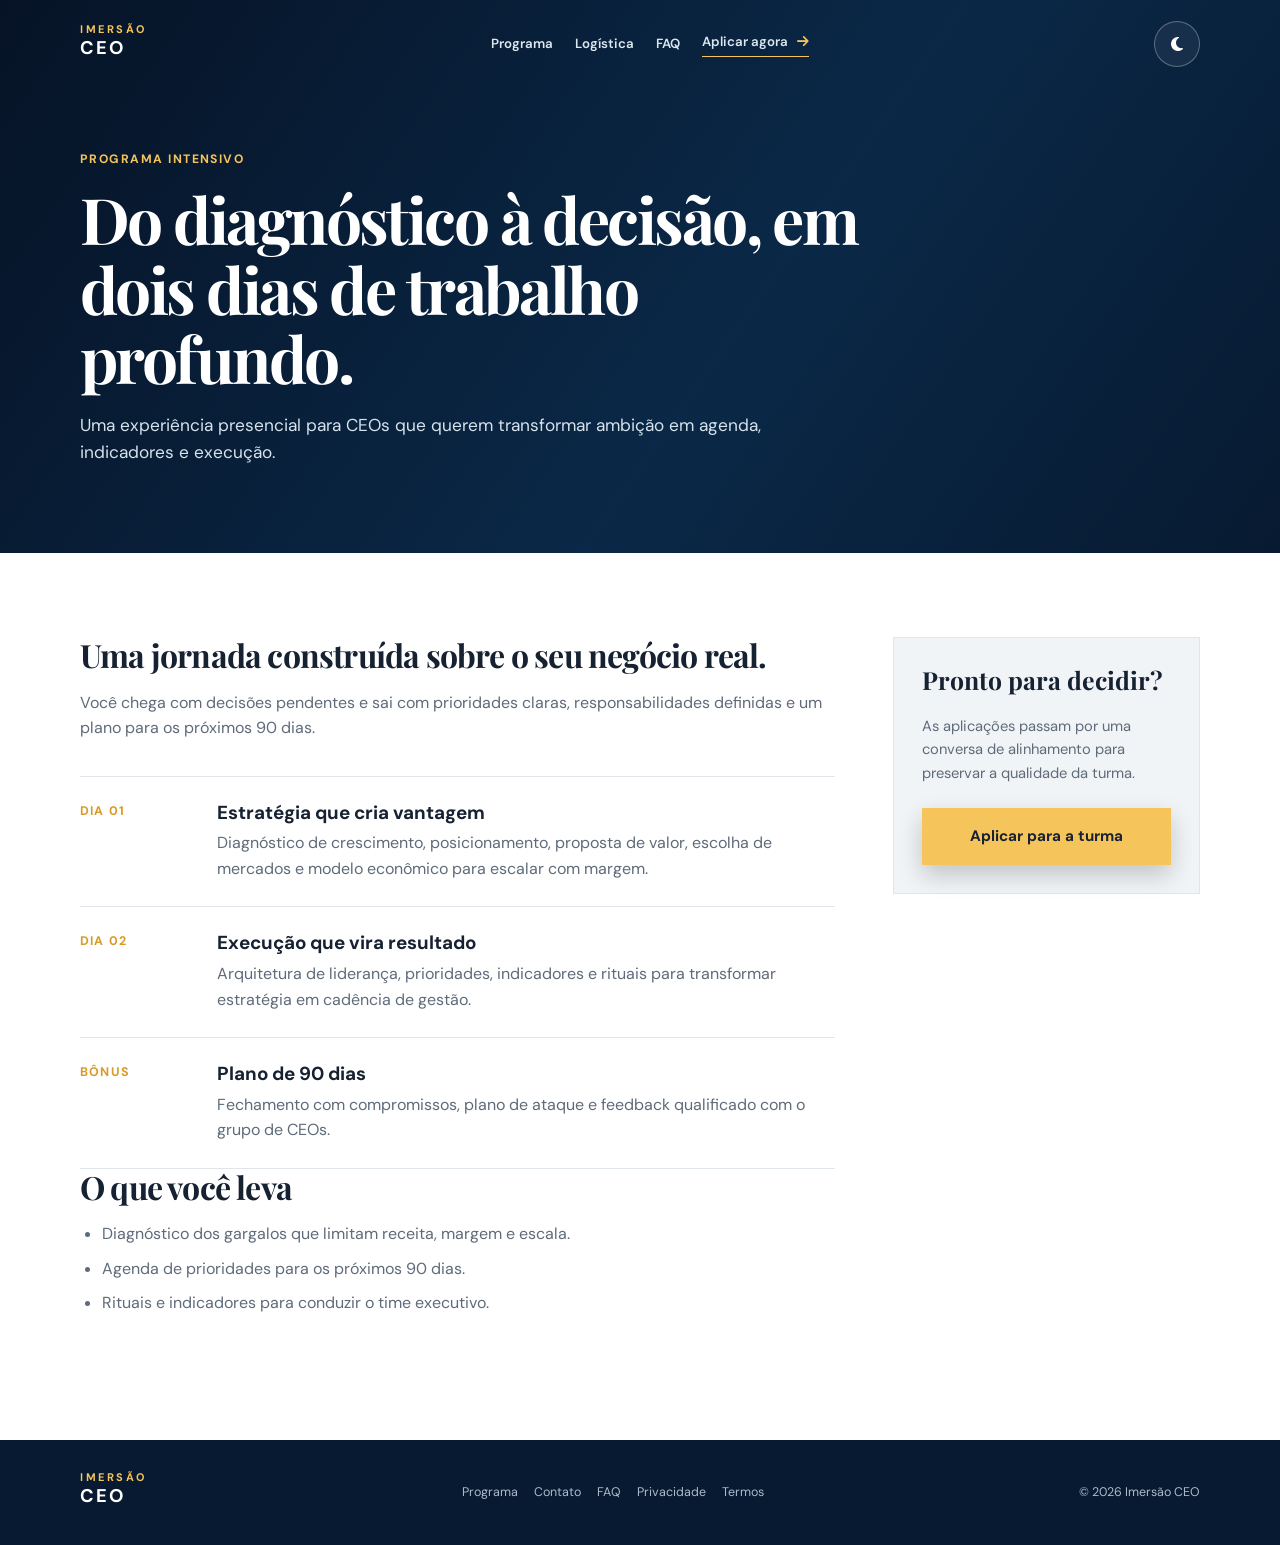
<file: programa.html>
<!doctype html>
<html lang="pt-BR"><head><meta charset="utf-8"><meta name="viewport" content="width=device-width,initial-scale=1"><title>Programa | Imersão CEO</title><link rel="preconnect" href="https://fonts.googleapis.com"><link rel="preconnect" href="https://fonts.gstatic.com" crossorigin><link href="https://fonts.googleapis.com/css2?family=DM+Sans:wght@400;500;600;700&family=Playfair+Display:wght@600;700&display=swap" rel="stylesheet"><link rel="stylesheet" href="https://cdnjs.cloudflare.com/ajax/libs/font-awesome/6.5.2/css/all.min.css"><link rel="stylesheet" href="css/style.css"><link rel="stylesheet" href="css/pages.css"></head>
<body><header class="page-hero"><nav class="navbar container"><a class="brand" href="index.html"><span>IMERSÃO</span> CEO</a><div class="nav-pages"><a href="programa.html">Programa</a><a href="local-e-logistica.html">Logística</a><a href="faq.html">FAQ</a><a class="nav-cta" href="index.html#inscricao">Aplicar agora <i class="fa-solid fa-arrow-right"></i></a></div><button class="theme-toggle" id="themeToggle" type="button" aria-label="Alternar tema" aria-pressed="false"><i class="fa-solid fa-moon icon-moon"></i><i class="fa-solid fa-sun icon-sun"></i></button></nav><div class="container"><p class="page-kicker">Programa intensivo</p><h1>Do diagnóstico à decisão, em dois dias de trabalho profundo.</h1><p>Uma experiência presencial para CEOs que querem transformar ambição em agenda, indicadores e execução.</p></div></header><main class="page-main container"><div class="content-grid"><article class="prose"><h2>Uma jornada construída sobre o seu negócio real.</h2><p>Você chega com decisões pendentes e sai com prioridades claras, responsabilidades definidas e um plano para os próximos 90 dias.</p><div class="timeline-page"><article><div class="tag">Dia 01</div><div><h3>Estratégia que cria vantagem</h3><p>Diagnóstico de crescimento, posicionamento, proposta de valor, escolha de mercados e modelo econômico para escalar com margem.</p></div></article><article><div class="tag">Dia 02</div><div><h3>Execução que vira resultado</h3><p>Arquitetura de liderança, prioridades, indicadores e rituais para transformar estratégia em cadência de gestão.</p></div></article><article><div class="tag">Bônus</div><div><h3>Plano de 90 dias</h3><p>Fechamento com compromissos, plano de ataque e feedback qualificado com o grupo de CEOs.</p></div></article></div><h2>O que você leva</h2><ul><li>Diagnóstico dos gargalos que limitam receita, margem e escala.</li><li>Agenda de prioridades para os próximos 90 dias.</li><li>Rituais e indicadores para conduzir o time executivo.</li></ul></article><aside class="side-card"><h2>Pronto para decidir?</h2><p>As aplicações passam por uma conversa de alinhamento para preservar a qualidade da turma.</p><a class="button button-primary" href="index.html#inscricao">Aplicar para a turma</a></aside></div></main><footer><div class="container footer-content"><a class="brand" href="index.html"><span>IMERSÃO</span> CEO</a><div class="footer-links"><a href="programa.html">Programa</a><a href="contato.html">Contato</a><a href="faq.html">FAQ</a><a href="politica-de-privacidade.html">Privacidade</a><a href="termos-de-inscricao.html">Termos</a></div><span>© 2026 Imersão CEO</span></div></footer><script src="js/page.js"></script></body></html>
</file>
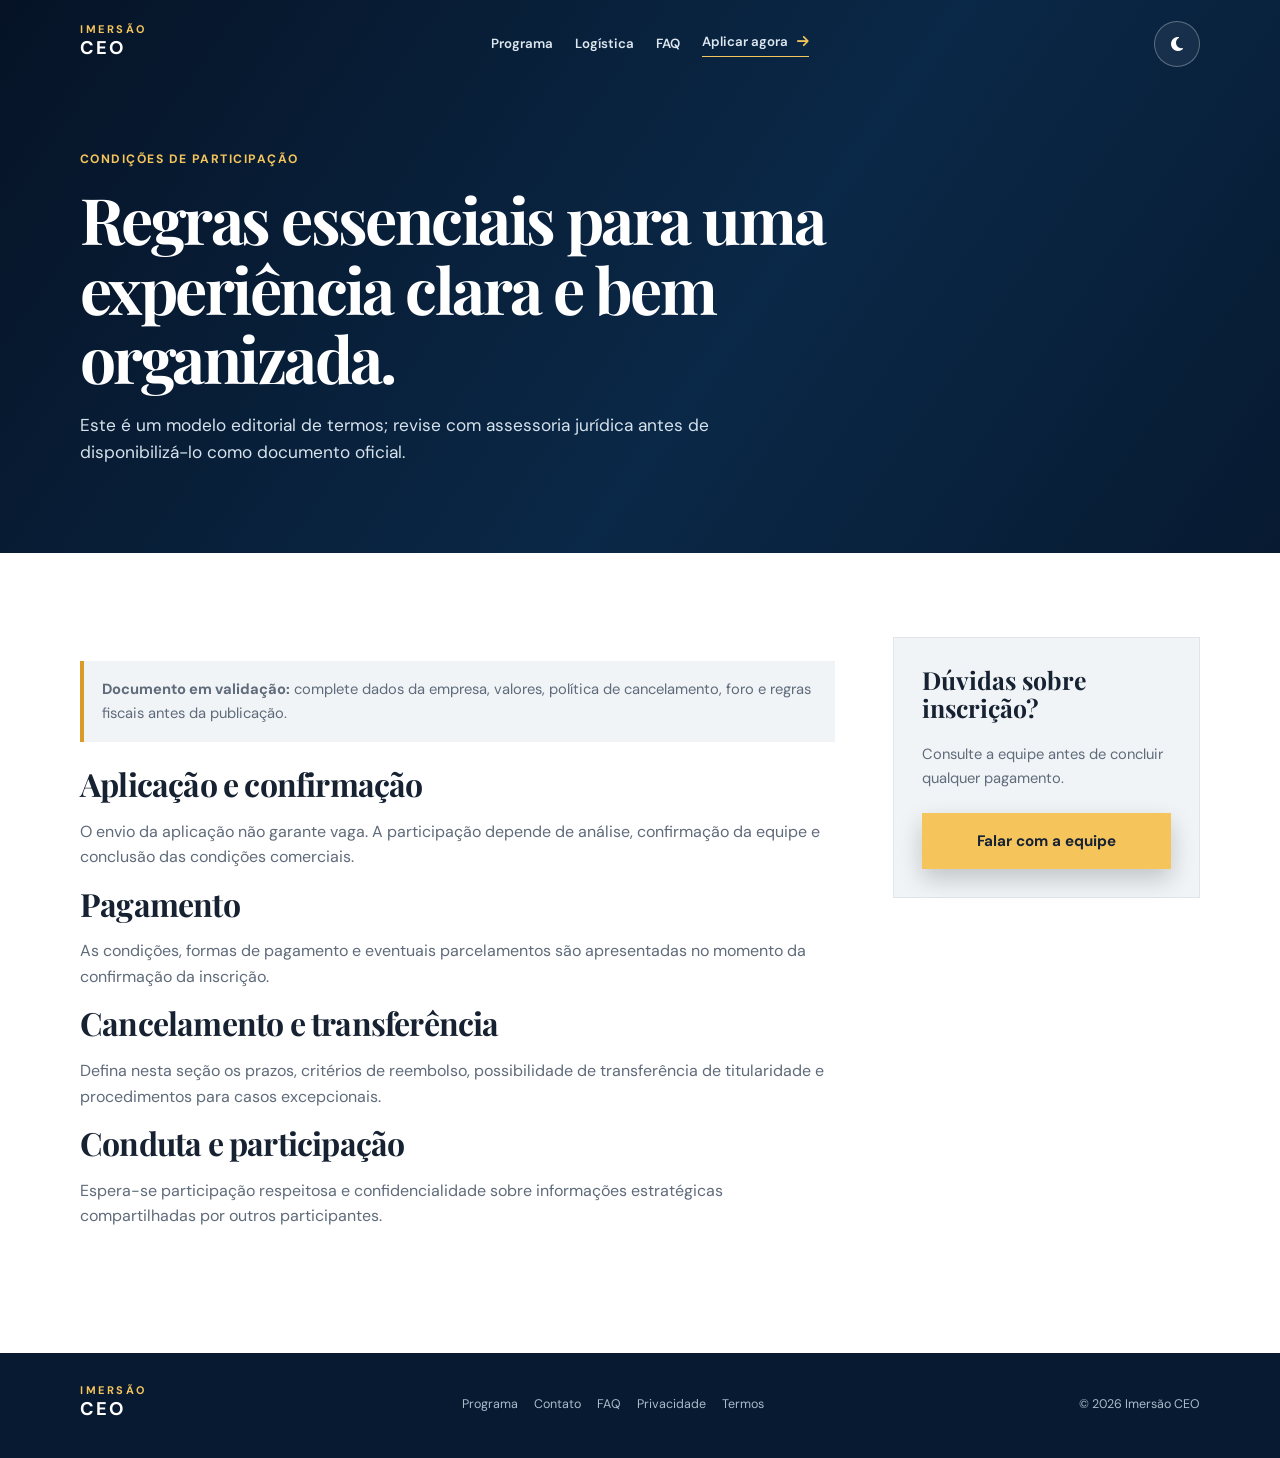
<file: termos-de-inscricao.html>
<!doctype html>
<html lang="pt-BR"><head><meta charset="utf-8"><meta name="viewport" content="width=device-width,initial-scale=1"><title>Termos de inscrição | Imersão CEO</title><link rel="preconnect" href="https://fonts.googleapis.com"><link rel="preconnect" href="https://fonts.gstatic.com" crossorigin><link href="https://fonts.googleapis.com/css2?family=DM+Sans:wght@400;500;600;700&family=Playfair+Display:wght@600;700&display=swap" rel="stylesheet"><link rel="stylesheet" href="https://cdnjs.cloudflare.com/ajax/libs/font-awesome/6.5.2/css/all.min.css"><link rel="stylesheet" href="css/style.css"><link rel="stylesheet" href="css/pages.css"></head>
<body><header class="page-hero"><nav class="navbar container"><a class="brand" href="index.html"><span>IMERSÃO</span> CEO</a><div class="nav-pages"><a href="programa.html">Programa</a><a href="local-e-logistica.html">Logística</a><a href="faq.html">FAQ</a><a class="nav-cta" href="index.html#inscricao">Aplicar agora <i class="fa-solid fa-arrow-right"></i></a></div><button class="theme-toggle" id="themeToggle" type="button" aria-label="Alternar tema" aria-pressed="false"><i class="fa-solid fa-moon icon-moon"></i><i class="fa-solid fa-sun icon-sun"></i></button></nav><div class="container"><p class="page-kicker">Condições de participação</p><h1>Regras essenciais para uma experiência clara e bem organizada.</h1><p>Este é um modelo editorial de termos; revise com assessoria jurídica antes de disponibilizá-lo como documento oficial.</p></div></header><main class="page-main container"><div class="content-grid"><article class="prose"><div class="notice"><strong>Documento em validação:</strong> complete dados da empresa, valores, política de cancelamento, foro e regras fiscais antes da publicação.</div><h2>Aplicação e confirmação</h2><p>O envio da aplicação não garante vaga. A participação depende de análise, confirmação da equipe e conclusão das condições comerciais.</p><h2>Pagamento</h2><p>As condições, formas de pagamento e eventuais parcelamentos são apresentadas no momento da confirmação da inscrição.</p><h2>Cancelamento e transferência</h2><p>Defina nesta seção os prazos, critérios de reembolso, possibilidade de transferência de titularidade e procedimentos para casos excepcionais.</p><h2>Conduta e participação</h2><p>Espera-se participação respeitosa e confidencialidade sobre informações estratégicas compartilhadas por outros participantes.</p></article><aside class="side-card"><h2>Dúvidas sobre inscrição?</h2><p>Consulte a equipe antes de concluir qualquer pagamento.</p><a class="button button-primary" href="contato.html">Falar com a equipe</a></aside></div></main><footer><div class="container footer-content"><a class="brand" href="index.html"><span>IMERSÃO</span> CEO</a><div class="footer-links"><a href="programa.html">Programa</a><a href="contato.html">Contato</a><a href="faq.html">FAQ</a><a href="politica-de-privacidade.html">Privacidade</a><a href="termos-de-inscricao.html">Termos</a></div><span>© 2026 Imersão CEO</span></div></footer><script src="js/page.js"></script></body></html>
</file>
<file: css/style.css>
:root{--navy:#071a31;--navy-2:#0d2d50;--ink:#162131;--slate:#5f6b7a;--amber:#d99a26;--gold:#f5c55c;--paper:#f7f8fa;--white:#fff;--line:#dfe5eb;--bg:#fff;--surface:#fff;--surface-alt:#f1f4f7;--text:#162131;--muted:#5f6b7a;--label:#374250;--border:#dfe5eb;--input-bg:#fff;--input-border:#d9e0e7;--eyebrow-dark:#a9700b;--stat:#071a31;--note:#7a8794;--dark-section:#071a31;--shadow:0 20px 50px rgba(7,26,49,.08);--serif:'Playfair Display',Georgia,serif;--sans:'DM Sans',Arial,sans-serif}*{box-sizing:border-box}html{scroll-behavior:smooth}body{margin:0;color:var(--text);font-family:var(--sans);line-height:1.6;background:var(--bg);transition:background-color .35s ease,color .35s ease}.container{width:min(1120px,calc(100% - 40px));margin:auto}.hero{position:relative;overflow:hidden;min-height:750px;color:#fff;background:radial-gradient(circle at 78% 18%,#1b5a8a 0,transparent 28%),linear-gradient(120deg,#061326 0%,#0a2847 54%,#071a31 100%)}.hero:after{content:'';position:absolute;width:560px;height:560px;border:1px solid rgba(245,197,92,.18);border-radius:50%;right:-210px;bottom:-160px;box-shadow:0 0 0 55px rgba(245,197,92,.035),0 0 0 110px rgba(245,197,92,.025)}.navbar{height:88px;display:flex;align-items:center;justify-content:space-between;position:relative;z-index:1}.brand{color:#fff;text-decoration:none;font-size:1.15rem;font-weight:700;letter-spacing:.12em}.brand span{color:var(--gold);font-size:.69rem;display:block;letter-spacing:.23em;line-height:.8}.nav-cta{color:#fff;text-decoration:none;font-size:.9rem;font-weight:600;border-bottom:1px solid var(--gold);padding-bottom:4px}.nav-cta i{color:var(--gold);margin-left:6px}.hero-content{position:relative;z-index:1;padding:105px 0 90px}.eyebrow{margin:0 0 17px;color:var(--gold);font-size:.78rem;letter-spacing:.1em;text-transform:uppercase;font-weight:700}.eyebrow i{margin-right:7px}.eyebrow.dark{color:var(--eyebrow-dark)}.hero h1,h2,h3{line-height:1.14;margin-top:0}.hero h1{font-family:var(--serif);font-size:clamp(2.7rem,5.4vw,5rem);letter-spacing:-.04em;max-width:880px;margin-bottom:22px}.hero-lead{font-size:1.15rem;max-width:660px;color:#d9e4ed;margin-bottom:34px}.hero-actions{display:flex;gap:14px;flex-wrap:wrap}.button{display:inline-flex;align-items:center;justify-content:center;gap:11px;text-decoration:none;font-family:var(--sans);font-size:.95rem;font-weight:700;border:none;cursor:pointer;padding:16px 22px;transition:.25s ease}.button-primary{background:var(--gold);color:#172235;box-shadow:0 10px 25px rgba(0,0,0,.2)}.button-primary:hover{background:#ffe094;transform:translateY(-2px)}.button-ghost{color:#fff;border:1px solid rgba(255,255,255,.55)}.button-ghost:hover{border-color:var(--gold);color:var(--gold)}.hero-proof{display:flex;gap:0;margin-top:75px}.hero-proof div{padding:0 30px;border-left:1px solid rgba(255,255,255,.25);display:flex;flex-direction:column}.hero-proof div:first-child{border:0;padding-left:0}.hero-proof strong{font-family:var(--serif);font-size:1.65rem;color:var(--gold)}.hero-proof span{font-size:.79rem;color:#bfccda}.section{padding:106px 0}.section-intro{max-width:760px}.section h2,.outcome h2,.authority h2,.urgency h2,.application h2{font-family:var(--serif);font-size:clamp(2.1rem,3.8vw,3.35rem);letter-spacing:-.035em;margin-bottom:19px}.pain-grid{display:grid;grid-template-columns:repeat(3,1fr);gap:22px;margin-top:46px}.pain-card{padding:31px 28px;border:1px solid var(--border);background:var(--surface);transition:background-color .35s,border-color .35s,transform .3s,box-shadow .3s}.pain-card:hover{transform:translateY(-4px);box-shadow:var(--shadow)}.pain-card>i{font-size:1.3rem;color:var(--amber)}.pain-card h3{font-size:1.1rem;margin:20px 0 8px}.pain-card p{color:var(--muted);font-size:.96rem;margin:0}.outcome{background:var(--dark-section);padding:110px 0;color:#fff}.outcome-layout{display:grid;grid-template-columns:1.05fr .95fr;gap:85px;align-items:center}.outcome p:not(.eyebrow){color:#c6d4e1}.benefit-list{list-style:none;padding:0;margin:0;display:grid;gap:18px}.benefit-list li{display:flex;gap:14px;color:#dce7f0}.benefit-list i{color:var(--gold);margin-top:5px}.benefit-list strong{color:#fff}.section-heading{max-width:750px}.section-heading>p:last-child{color:var(--muted);margin-top:-5px}.timeline{margin-top:48px;border-top:1px solid var(--border)}.timeline-item{display:grid;grid-template-columns:145px 1fr;gap:24px;padding:29px 8px;border-bottom:1px solid var(--border)}.day{font-weight:700;color:var(--amber);text-transform:uppercase;font-size:.78rem;letter-spacing:.11em;padding-top:4px}.time{font-size:.82rem;font-weight:700;color:#7e8a97;letter-spacing:.05em;text-transform:uppercase;margin:0 0 4px}.timeline h3{font-size:1.25rem;margin:0 0 6px}.timeline p:last-child{color:var(--muted);margin:0}.authority{background:var(--surface-alt);padding:95px 0;text-align:center;transition:background-color .35s}.authority h2{max-width:700px;margin:0 auto 48px}.authority-grid{display:grid;grid-template-columns:repeat(3,1fr);gap:25px}.authority-grid div{display:flex;flex-direction:column}.authority-grid strong{font-family:var(--serif);font-size:2.7rem;color:var(--stat)}.authority-grid span{color:var(--muted);font-size:.9rem;max-width:225px;margin:5px auto}.testimonials{padding-bottom:110px}.testimonial-grid{display:grid;grid-template-columns:repeat(3,1fr);gap:21px;margin-top:45px}.testimonial-grid blockquote{margin:0;padding:30px 26px;background:var(--surface-alt);border:1px solid var(--border);transition:background-color .35s,border-color .35s;font-size:1rem;line-height:1.7}.testimonial-grid footer{margin-top:22px;display:flex;align-items:center;gap:11px;font-size:.85rem}.testimonial-grid footer div{display:flex;flex-direction:column}.testimonial-grid small{color:var(--muted);font-size:.76rem}.avatar{width:38px;height:38px;display:grid;place-items:center;background:var(--navy);color:var(--gold);font-size:.72rem;font-weight:700;border-radius:50%}.urgency{background:linear-gradient(110deg,#b87d14,#e1a832);color:#fff;padding:60px 0}.urgency-layout{display:grid;grid-template-columns:1fr auto;align-items:center;gap:50px}.urgency h2{font-size:2.4rem;margin-bottom:10px}.urgency p:not(.eyebrow){max-width:610px;margin:0;color:#fff8e6}.urgency .eyebrow{color:#fff7e2}.countdown{display:flex;align-items:center;gap:11px}.countdown>div{display:flex;flex-direction:column;text-align:center;min-width:63px}.countdown span{font-family:var(--serif);font-size:2.4rem;line-height:1}.countdown small{font-size:.68rem;text-transform:uppercase;letter-spacing:.07em;margin-top:6px}.countdown b{font-size:1.4rem;font-weight:400}.application{padding:112px 0;background:var(--bg)}.application-grid{display:grid;grid-template-columns:.9fr 1.1fr;gap:95px;align-items:start}.application p:not(.eyebrow){color:var(--muted);font-size:1.04rem}.included{margin-top:28px;color:var(--stat);font-weight:600;font-size:.92rem}.included i{color:#45a071;margin-right:8px}form{padding:35px;background:var(--surface-alt);border:1px solid var(--border);transition:background-color .35s,border-color .35s;display:grid;grid-template-columns:1fr 1fr;gap:17px}label{font-size:.78rem;font-weight:700;color:var(--label);display:flex;flex-direction:column;gap:6px}input,select{appearance:none;width:100%;font-family:var(--sans);font-size:.92rem;border:1px solid var(--input-border);background:var(--input-bg);padding:13px 12px;color:var(--text);outline:none;transition:background-color .35s,border-color .25s}input:focus,select:focus{border-color:var(--amber);box-shadow:0 0 0 3px rgba(217,154,38,.16)}.form-button,.form-note,.form-message{grid-column:1/-1}.form-button{margin-top:3px}.form-note{margin:0;text-align:center;color:var(--note);font-size:.76rem}.form-message{margin:0;text-align:center;font-size:.86rem;font-weight:600}.form-message.success{color:#237a51}.form-message.error{color:#a12b2b}footer{background:var(--dark-section);color:#aabcca}.footer-content{height:105px;display:flex;align-items:center;justify-content:space-between;gap:20px;font-size:.78rem}.footer-content p{margin:0}@media(max-width:800px){.hero{min-height:auto}.hero-content{padding:75px 0 70px}.hero-proof{margin-top:50px}.pain-grid,.testimonial-grid{grid-template-columns:1fr}.outcome-layout,.application-grid{grid-template-columns:1fr;gap:45px}.urgency-layout{grid-template-columns:1fr;gap:27px}.authority-grid{grid-template-columns:1fr;gap:28px}.authority-grid strong{font-size:2.35rem}.section,.application{padding:75px 0}.outcome{padding:80px 0}.timeline-item{grid-template-columns:1fr;gap:5px}.footer-content{height:auto;padding:28px 0;flex-wrap:wrap}.countdown{gap:6px}.countdown>div{min-width:52px}.countdown span{font-size:2rem}}@media(max-width:520px){.container{width:min(100% - 30px,1120px)}.navbar{height:70px}.nav-cta{font-size:.75rem}.hero h1{font-size:2.65rem}.hero-lead{font-size:1rem}.hero-proof{justify-content:space-between}.hero-proof div{padding:0 10px}.hero-proof span{font-size:.66rem}.hero-proof strong{font-size:1.3rem}.button{width:100%}.hero-actions{display:grid}.urgency{padding:52px 0}.countdown>div{min-width:44px}.countdown span{font-size:1.65rem}.countdown b{font-size:1rem}form{grid-template-columns:1fr;padding:24px 18px}.footer-content{justify-content:center;text-align:center}.footer-content .brand{width:100%}}

/* ===== Tema escuro premium ===== */
[data-theme="dark"]{--bg:#060f1d;--surface:#0b182b;--surface-alt:#0e1d33;--text:#e8eef5;--muted:#9fb0c3;--label:#c3d0de;--border:rgba(255,255,255,.09);--input-bg:#081426;--input-border:rgba(255,255,255,.14);--eyebrow-dark:#f5c55c;--stat:#f5c55c;--note:#8395a8;--dark-section:#03091a;--shadow:0 20px 50px rgba(0,0,0,.45)}
[data-theme="dark"] .hero{background:radial-gradient(circle at 78% 18%,#163f66 0,transparent 30%),linear-gradient(120deg,#02060f 0%,#061a33 54%,#040d1c 100%)}
[data-theme="dark"] .urgency{background:linear-gradient(110deg,#8f5f0c,#c58f1f)}
[data-theme="dark"] .avatar{background:var(--gold);color:#071a31}
[data-theme="dark"] .form-message.success{color:#5fd39a}
[data-theme="dark"] .form-message.error{color:#ff8a8a}
[data-theme="dark"] .included i{color:#5fd39a}
[data-theme="dark"] select option{background:#081426;color:#e8eef5}

/* ===== Navbar + toggle de tema ===== */
.nav-right{display:flex;align-items:center;gap:22px}
.theme-toggle{position:relative;width:46px;height:46px;border-radius:50%;border:1px solid rgba(255,255,255,.3);background:rgba(255,255,255,.06);color:#fff;cursor:pointer;display:grid;place-items:center;font-size:1rem;transition:border-color .25s,background .25s,transform .25s}
.theme-toggle:hover{border-color:var(--gold);color:var(--gold);transform:rotate(15deg)}
.theme-toggle i{grid-area:1/1;transition:opacity .3s,transform .4s}
.theme-toggle .icon-sun{opacity:0;transform:rotate(-90deg) scale(.6)}
[data-theme="dark"] .theme-toggle .icon-moon{opacity:0;transform:rotate(90deg) scale(.6)}
[data-theme="dark"] .theme-toggle .icon-sun{opacity:1;transform:none}

/* ===== FAQ accordion ===== */
.faq{padding-top:0}
.accordion{margin-top:40px;border-top:1px solid var(--border)}
.accordion-item{border-bottom:1px solid var(--border)}
.accordion-item h3{margin:0}
.accordion-trigger{width:100%;display:flex;align-items:center;justify-content:space-between;gap:20px;padding:24px 6px;background:none;border:0;cursor:pointer;text-align:left;font-family:var(--sans);font-size:1.08rem;font-weight:600;color:var(--text);transition:color .25s}
.accordion-trigger:hover,.accordion-trigger[aria-expanded="true"]{color:var(--amber)}
.accordion-trigger i{flex:none;font-size:.85rem;color:var(--amber);transition:transform .35s cubic-bezier(.4,0,.2,1)}
.accordion-trigger[aria-expanded="true"] i{transform:rotate(180deg)}
.accordion-panel{height:0;overflow:hidden;transition:height .4s cubic-bezier(.4,0,.2,1)}
.accordion-content{padding:0 6px 26px}
.accordion-content p{margin:0;color:var(--muted);line-height:1.75;max-width:820px}

/* ===== Modal de sucesso ===== */
.modal{position:fixed;inset:0;z-index:100;display:grid;place-items:center;padding:20px;visibility:hidden;opacity:0;transition:opacity .3s ease,visibility .3s}
.modal.is-open{visibility:visible;opacity:1}
.modal-backdrop{position:absolute;inset:0;background:rgba(3,9,26,.72);backdrop-filter:blur(6px)}
.modal-card{position:relative;width:min(480px,100%);background:var(--surface);color:var(--text);padding:46px 38px 38px;text-align:center;border:1px solid var(--border);box-shadow:0 40px 90px rgba(0,0,0,.4);transform:translateY(24px) scale(.96);transition:transform .4s cubic-bezier(.2,.8,.2,1)}
.modal.is-open .modal-card{transform:none}
.modal-close{position:absolute;top:14px;right:14px;width:36px;height:36px;border:0;background:transparent;color:var(--muted);cursor:pointer;font-size:1.1rem}
.modal-close:hover{color:var(--amber)}
.modal-icon{width:72px;height:72px;margin:0 auto 22px;border-radius:50%;display:grid;place-items:center;font-size:1.7rem;color:#071a31;background:var(--gold);box-shadow:0 0 0 12px rgba(245,197,92,.15);animation:pop .5s cubic-bezier(.2,.8,.2,1)}
@keyframes pop{from{transform:scale(.4);opacity:0}to{transform:scale(1);opacity:1}}
.modal-card h3{font-family:var(--serif);font-size:1.7rem;margin:0 0 12px;letter-spacing:-.02em}
.modal-card p{color:var(--muted);margin:0 0 8px}
.modal-meta{font-size:.78rem;color:var(--note)}
.modal-card .button{margin-top:22px;width:100%}
body.modal-open{overflow:hidden}

/* Fallback caso a biblioteca AOS nao carregue */
html.no-aos [data-aos]{opacity:1!important;transform:none!important}
@media(prefers-reduced-motion:reduce){[data-aos]{transition:none!important;opacity:1!important;transform:none!important}}
@media(max-width:520px){.nav-right{gap:12px}.theme-toggle{width:40px;height:40px;font-size:.9rem}.modal-card{padding:38px 22px 28px}.accordion-trigger{font-size:.98rem;padding:20px 2px}}

/* ===== Navegação e páginas de conteúdo ===== */
.nav-info-link{color:#dce7f0;text-decoration:none;font-size:.83rem;font-weight:600}.nav-info-link:hover{color:var(--gold)}
.section-link{margin:30px 0 0}.section-link a{color:var(--amber);font-weight:700;text-decoration:none}.section-link a i{margin-left:5px}.section-link a:hover{color:var(--navy-2)}
.form-note a{color:inherit;font-weight:700}.form-note a:hover{color:var(--amber)}
.footer-links{display:flex;gap:16px;flex-wrap:wrap}.footer-links a{color:#aabcca;text-decoration:none}.footer-links a:hover{color:var(--gold)}
@media(max-width:800px){.nav-info-link{display:none}.footer-links{justify-content:center}}

/* ===== Aviso de projeto demonstrativo ===== */
.portfolio-notice{width:100%;margin:0;color:#8395a8;font-size:.7rem;text-align:center}
@media(max-width:800px){.portfolio-notice{padding-top:4px}}
</file>
<file: css/pages.css>
.page-hero{background:linear-gradient(125deg,#061326,#0a2847 58%,#071a31);color:#fff;padding:0 0 86px}.page-hero .navbar{margin-bottom:62px}.page-kicker{color:var(--gold);text-transform:uppercase;letter-spacing:.12em;font-size:.76rem;font-weight:700;margin:0 0 15px}.page-hero h1{font-family:var(--serif);font-size:clamp(2.6rem,5vw,4.6rem);letter-spacing:-.04em;max-width:800px;line-height:1.08;margin:0 0 20px}.page-hero p:not(.page-kicker){max-width:700px;color:#d6e2ec;font-size:1.08rem;margin:0}.nav-pages{display:flex;align-items:center;gap:22px}.nav-pages a{color:#dce7f0;text-decoration:none;font-size:.83rem;font-weight:600}.nav-pages a:hover{color:var(--gold)}.page-main{padding:84px 0 108px}.content-grid{display:grid;grid-template-columns:minmax(0,1.6fr) minmax(250px,.65fr);gap:58px}.prose h2{font-family:var(--serif);font-size:2rem;letter-spacing:-.025em;margin:0 0 13px}.prose h3{font-size:1.12rem;margin:30px 0 7px}.prose p,.prose li{color:var(--muted)}.prose ul,.prose ol{padding-left:22px}.prose li{margin:9px 0}.side-card{align-self:start;padding:28px;background:var(--surface-alt);border:1px solid var(--border)}.side-card h2{font-family:var(--serif);font-size:1.55rem;margin-top:0}.side-card p{color:var(--muted);font-size:.92rem}.side-card .button{width:100%;margin-top:8px}.notice{border-left:4px solid var(--amber);background:var(--surface-alt);padding:17px 18px;margin:24px 0;color:var(--muted);font-size:.92rem}.card-grid{display:grid;grid-template-columns:repeat(3,1fr);gap:20px;margin-top:40px}.info-card{padding:27px;background:var(--surface-alt);border:1px solid var(--border)}.info-card i{color:var(--amber);font-size:1.25rem}.info-card h3{margin:17px 0 7px;font-size:1.08rem}.info-card p{margin:0;color:var(--muted);font-size:.92rem}.timeline-page{margin-top:35px;border-top:1px solid var(--border)}.timeline-page article{display:grid;grid-template-columns:115px 1fr;gap:22px;padding:25px 0;border-bottom:1px solid var(--border)}.timeline-page .tag{color:var(--amber);font-size:.78rem;letter-spacing:.1em;text-transform:uppercase;font-weight:700}.timeline-page h3{margin:0 0 7px;font-size:1.18rem}.timeline-page p{margin:0;color:var(--muted)}.case-grid{display:grid;grid-template-columns:repeat(3,1fr);gap:20px}.case{padding:28px;border:1px solid var(--border);background:var(--surface)}.case blockquote{font-family:var(--serif);font-size:1.25rem;line-height:1.45;margin:0 0 21px}.case p{color:var(--muted);font-size:.88rem;margin:0}.faq-page{border-top:1px solid var(--border);margin-top:24px}.faq-page details{border-bottom:1px solid var(--border);padding:19px 4px}.faq-page summary{cursor:pointer;font-weight:700}.faq-page p{color:var(--muted);margin:13px 0 0}.thank-you{max-width:760px;text-align:center;margin:0 auto}.thank-you .success-badge{width:72px;height:72px;display:grid;place-items:center;border-radius:50%;background:var(--gold);color:#071a31;font-size:1.8rem;margin:0 auto 24px}.thank-you h1{font-family:var(--serif);font-size:clamp(2.5rem,5vw,4rem);letter-spacing:-.04em;margin:0 0 16px}.thank-you>p{font-size:1.08rem;color:var(--muted);max-width:630px;margin:0 auto 35px}.steps{display:grid;grid-template-columns:repeat(3,1fr);gap:16px;text-align:left;margin:46px 0}.steps div{padding:22px;background:var(--surface-alt);border:1px solid var(--border)}.steps strong{display:block;color:var(--amber);font-size:.8rem;letter-spacing:.09em;text-transform:uppercase;margin-bottom:8px}.footer-links{display:flex;gap:16px;flex-wrap:wrap}.footer-links a{color:#aabcca;text-decoration:none}.footer-links a:hover{color:var(--gold)}@media(max-width:800px){.page-hero{padding-bottom:60px}.page-hero .navbar{margin-bottom:42px}.nav-pages{display:none}.content-grid{grid-template-columns:1fr;gap:30px}.card-grid,.case-grid,.steps{grid-template-columns:1fr}.timeline-page article{grid-template-columns:1fr;gap:7px}.page-main{padding:66px 0}.footer-links{justify-content:center}}
</file>
